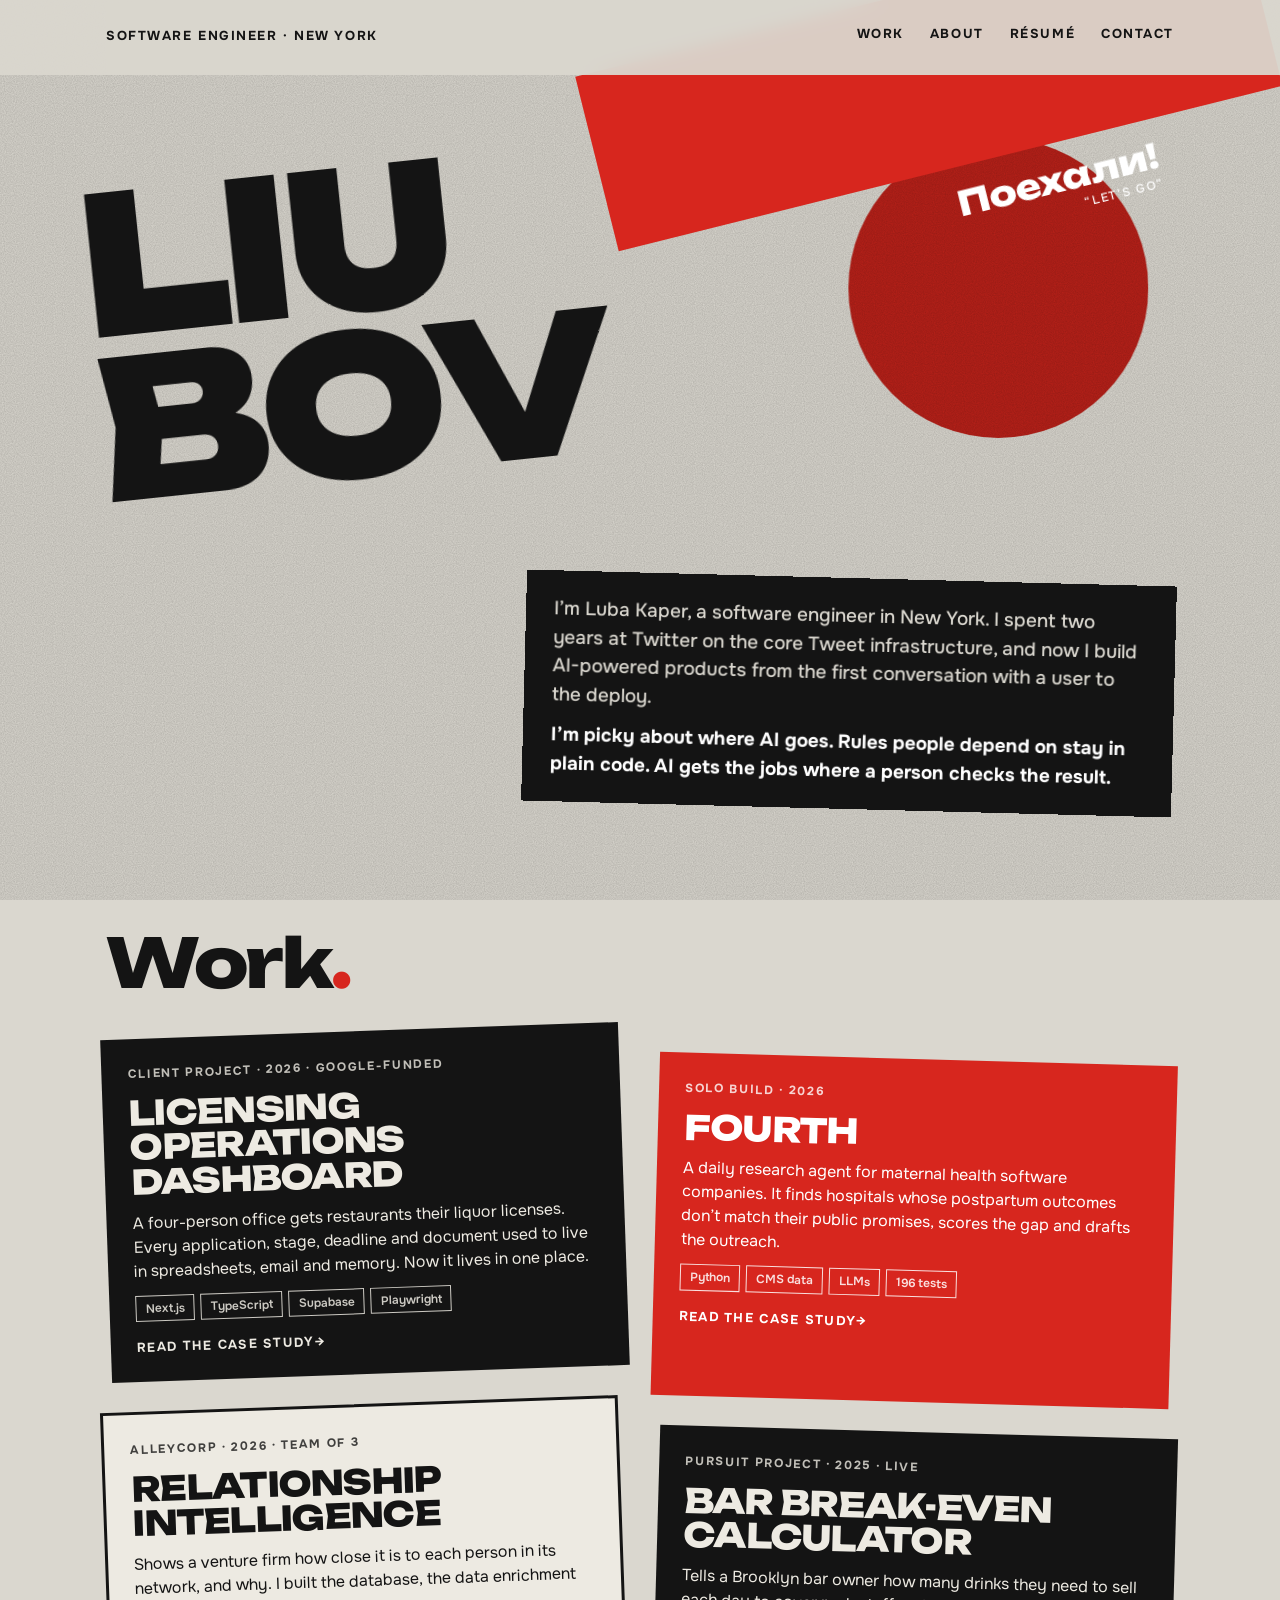
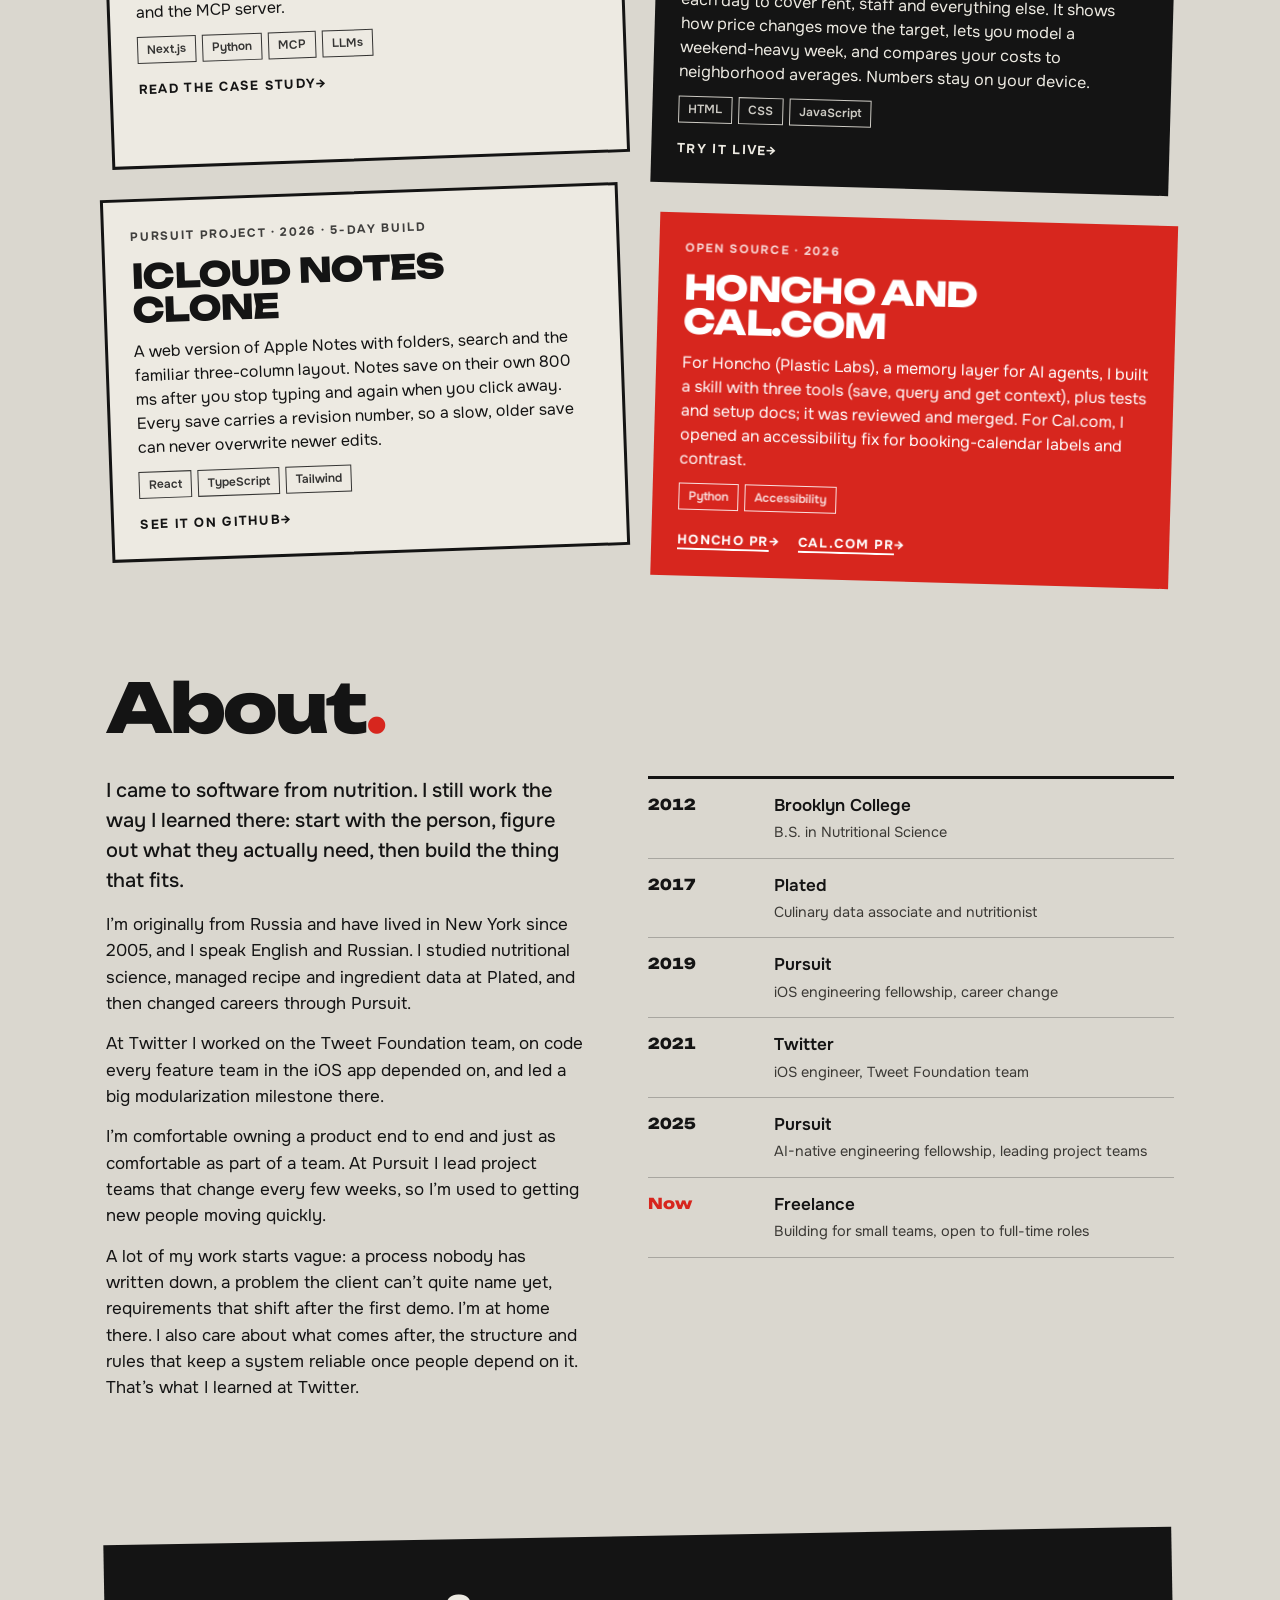
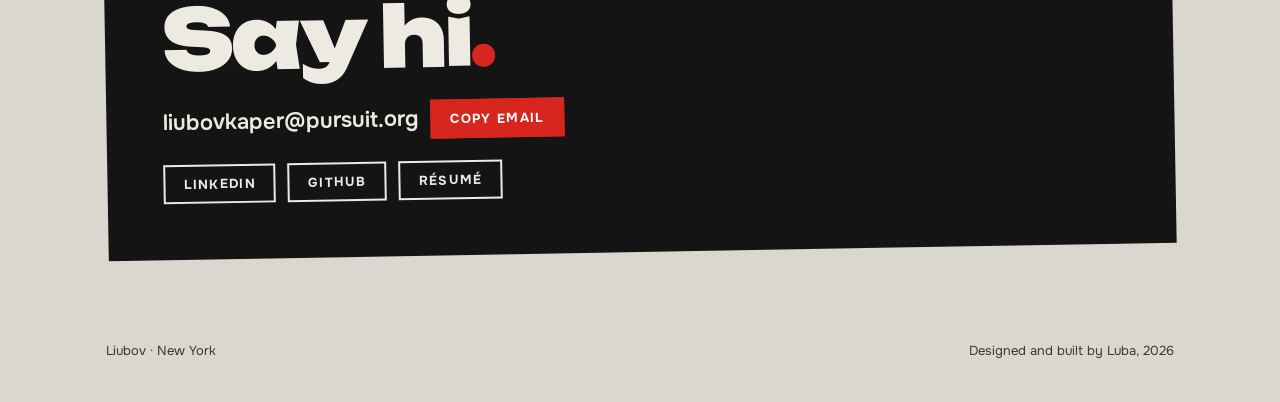
<file: index.html>
<!doctype html>
<html lang="en">
<head>
<meta charset="utf-8">
<meta name="viewport" content="width=device-width, initial-scale=1, viewport-fit=cover">
<title>Luba Kaper | Software engineer in New York</title>
<meta name="description" content="Luba is a software engineer in New York. Formerly at Twitter, now building AI-powered products end to end.">
<meta name="author" content="Luba Kaper">
<meta name="theme-color" content="#DAD7CF">
<link rel="canonical" href="https://liubov.dev/">
<meta property="og:type" content="website">
<meta property="og:site_name" content="Liubov">
<meta property="og:title" content="Luba Kaper | Software engineer in New York">
<meta property="og:description" content="Formerly at Twitter, now building reliable, human-centered AI products from the first conversation to the deploy.">
<meta property="og:url" content="https://liubov.dev/">
<meta property="og:image" content="https://liubov.dev/assets/social-card.png">
<meta property="og:image:width" content="1200">
<meta property="og:image:height" content="630">
<meta property="og:image:alt" content="Luba Kaper — product-minded software engineer in New York">
<meta name="twitter:card" content="summary_large_image">
<meta name="twitter:title" content="Luba Kaper | Software engineer in New York">
<meta name="twitter:description" content="Reliable, human-centered AI products from the first conversation to the deploy.">
<meta name="twitter:image" content="https://liubov.dev/assets/social-card.png">
<link rel="icon" href="favicon.svg" type="image/svg+xml">
<link rel="preconnect" href="https://fonts.googleapis.com">
<link rel="preconnect" href="https://fonts.gstatic.com" crossorigin>
<link rel="stylesheet" href="https://fonts.googleapis.com/css2?family=Unbounded:wght@500;800;900&family=Onest:wght@400;500;600;700&display=swap">
<link rel="stylesheet" href="style.css">
<script type="application/ld+json">
{
  "@context": "https://schema.org",
  "@type": "Person",
  "name": "Luba Kaper",
  "alternateName": ["Liubov Kaper", "Liubov"],
  "url": "https://liubov.dev/",
  "jobTitle": "Software Engineer",
  "homeLocation": { "@type": "Place", "name": "New York, NY" },
  "sameAs": [
    "https://github.com/LubaKaper",
    "https://www.linkedin.com/in/luba-kaper"
  ]
}
</script>
</head>
<body>
<div class="dot" aria-hidden="true"></div>

<div class="wrap">
  <header class="top">
    <a class="home" href="/">Software engineer · New York</a>
    <nav aria-label="Main"><a href="#work">Work</a><a href="#about">About</a><a href="resume.html">Résumé</a><a href="#contact">Contact</a></nav>
  </header>

  <div class="stage">
    <div class="wedge" aria-hidden="true"></div>
    <div class="ru" aria-hidden="true">Поехали!<small>“Let’s go”</small></div>
    <h1 class="hero-name">LIU<br>BOV</h1>
  </div>

  <div class="say">
    <p>I’m Luba Kaper, a software engineer in New York. I spent two years at Twitter on the core Tweet infrastructure, and now I build AI-powered products from the first conversation with a user to the deploy.</p>
    <p><b>I’m picky about where AI goes. Rules people depend on stay in plain code. AI gets the jobs where a person checks the result.</b></p>
  </div>

  <section class="sec" id="work">
    <h2 class="sec-title">Work<span>.</span></h2>
    <div class="slabs">
      <a class="slab k" href="work/licensing.html">
        <span class="meta">Client project · 2026 · Google-funded</span>
        <h3>Licensing operations dashboard</h3>
        <p>A four-person office gets restaurants their liquor licenses. Every application, stage, deadline and document used to live in spreadsheets, email and memory. Now it lives in one place.</p>
        <div class="tags"><span>Next.js</span><span>TypeScript</span><span>Supabase</span><span>Playwright</span></div>
        <span class="go">Read the case study</span>
      </a>
      <a class="slab r" href="work/fourth.html">
        <span class="meta">Solo build · 2026</span>
        <h3>Fourth</h3>
        <p>A daily research agent for maternal health software companies. It finds hospitals whose postpartum outcomes don’t match their public promises, scores the gap and drafts the outreach.</p>
        <div class="tags"><span>Python</span><span>CMS data</span><span>LLMs</span><span>196 tests</span></div>
        <span class="go">Read the case study</span>
      </a>
      <a class="slab p" href="work/alleycorp.html">
        <span class="meta">AlleyCorp · 2026 · Team of 3</span>
        <h3>Relationship intelligence</h3>
        <p>Shows a venture firm how close it is to each person in its network, and why. I built the database, the data enrichment and the MCP server.</p>
        <div class="tags"><span>Next.js</span><span>Python</span><span>MCP</span><span>LLMs</span></div>
        <span class="go">Read the case study</span>
      </a>
      <a class="slab k" href="https://lubakaper.github.io/BarBreakdownColculator/" target="_blank" rel="noopener">
        <span class="meta">Pursuit project · 2025 · Live</span>
        <h3>Bar break-even calculator</h3>
        <p>Tells a Brooklyn bar owner how many drinks they need to sell each day to cover rent, staff and everything else. It shows how price changes move the target, lets you model a weekend-heavy week, and compares your costs to neighborhood averages. Numbers stay on your device.</p>
        <div class="tags"><span>HTML</span><span>CSS</span><span>JavaScript</span></div>
        <span class="go">Try it live</span>
      </a>
      <a class="slab p" href="https://github.com/LubaKaper/iCloud-Notes-Clone" target="_blank" rel="noopener">
        <span class="meta">Pursuit project · 2026 · 5-day build</span>
        <h3>iCloud Notes clone</h3>
        <p>A web version of Apple Notes with folders, search and the familiar three-column layout. Notes save on their own 800 ms after you stop typing and again when you click away. Every save carries a revision number, so a slow, older save can never overwrite newer edits.</p>
        <div class="tags"><span>React</span><span>TypeScript</span><span>Tailwind</span></div>
        <span class="go">See it on GitHub</span>
      </a>
      <article class="slab r">
        <span class="meta">Open source · 2026</span>
        <h3>Honcho and Cal.com</h3>
        <p>For Honcho (Plastic Labs), a memory layer for AI agents, I built a skill with three tools (save, query and get context), plus tests and setup docs; it was reviewed and merged. For Cal.com, I opened an accessibility fix for booking-calendar labels and contrast.</p>
        <div class="tags"><span>Python</span><span>Accessibility</span></div>
        <div class="project-links">
          <a class="go" href="https://github.com/plastic-labs/honcho/pull/495" target="_blank" rel="noopener">Honcho PR</a>
          <a class="go" href="https://github.com/calcom/cal.diy/pull/28776" target="_blank" rel="noopener">Cal.com PR</a>
        </div>
      </article>
    </div>
  </section>

  <section class="sec" id="about">
    <h2 class="sec-title">About<span>.</span></h2>
    <div class="about">
      <div>
        <p class="lead">I came to software from nutrition. I still work the way I learned there: start with the person, figure out what they actually need, then build the thing that fits.</p>
        <p>I’m originally from Russia and have lived in New York since 2005, and I speak English and Russian. I studied nutritional science, managed recipe and ingredient data at Plated, and then changed careers through Pursuit.</p>
        <p>At Twitter I worked on the Tweet Foundation team, on code every feature team in the iOS app depended on, and led a big modularization milestone there.</p>
        <p>I’m comfortable owning a product end to end and just as comfortable as part of a team. At Pursuit I lead project teams that change every few weeks, so I’m used to getting new people moving quickly.</p>
        <p>A lot of my work starts vague: a process nobody has written down, a problem the client can’t quite name yet, requirements that shift after the first demo. I’m at home there. I also care about what comes after, the structure and rules that keep a system reliable once people depend on it. That’s what I learned at Twitter.</p>
      </div>
      <ol class="path">
        <li><span class="yr">2012</span><span class="what">Brooklyn College<small>B.S. in Nutritional Science</small></span></li>
        <li><span class="yr">2017</span><span class="what">Plated<small>Culinary data associate and nutritionist</small></span></li>
        <li><span class="yr">2019</span><span class="what">Pursuit<small>iOS engineering fellowship, career change</small></span></li>
        <li><span class="yr">2021</span><span class="what">Twitter<small>iOS engineer, Tweet Foundation team</small></span></li>
        <li><span class="yr">2025</span><span class="what">Pursuit<small>AI-native engineering fellowship, leading project teams</small></span></li>
        <li class="now"><span class="yr">Now</span><span class="what">Freelance<small>Building for small teams, open to full-time roles</small></span></li>
      </ol>
    </div>
  </section>

  <section class="sec" id="contact">
    <div class="contact">
      <h2>Say hi<span>.</span></h2>
      <div class="row">
        <span class="email">liubovkaper@pursuit.org</span>
        <button class="btn solid" type="button" data-copy="liubovkaper@pursuit.org">Copy email</button>
      </div>
      <div class="links">
        <a class="btn" href="https://www.linkedin.com/in/luba-kaper" target="_blank" rel="noopener">LinkedIn</a>
        <a class="btn" href="https://github.com/LubaKaper" target="_blank" rel="noopener">GitHub</a>
        <a class="btn" href="resume.html">Résumé</a>
      </div>
    </div>
  </section>

  <footer><span>Liubov · New York</span><span>Designed and built by Luba, <span data-year>2026</span></span></footer>
</div>
<script src="main.js"></script>
</body>
</html>
</file>
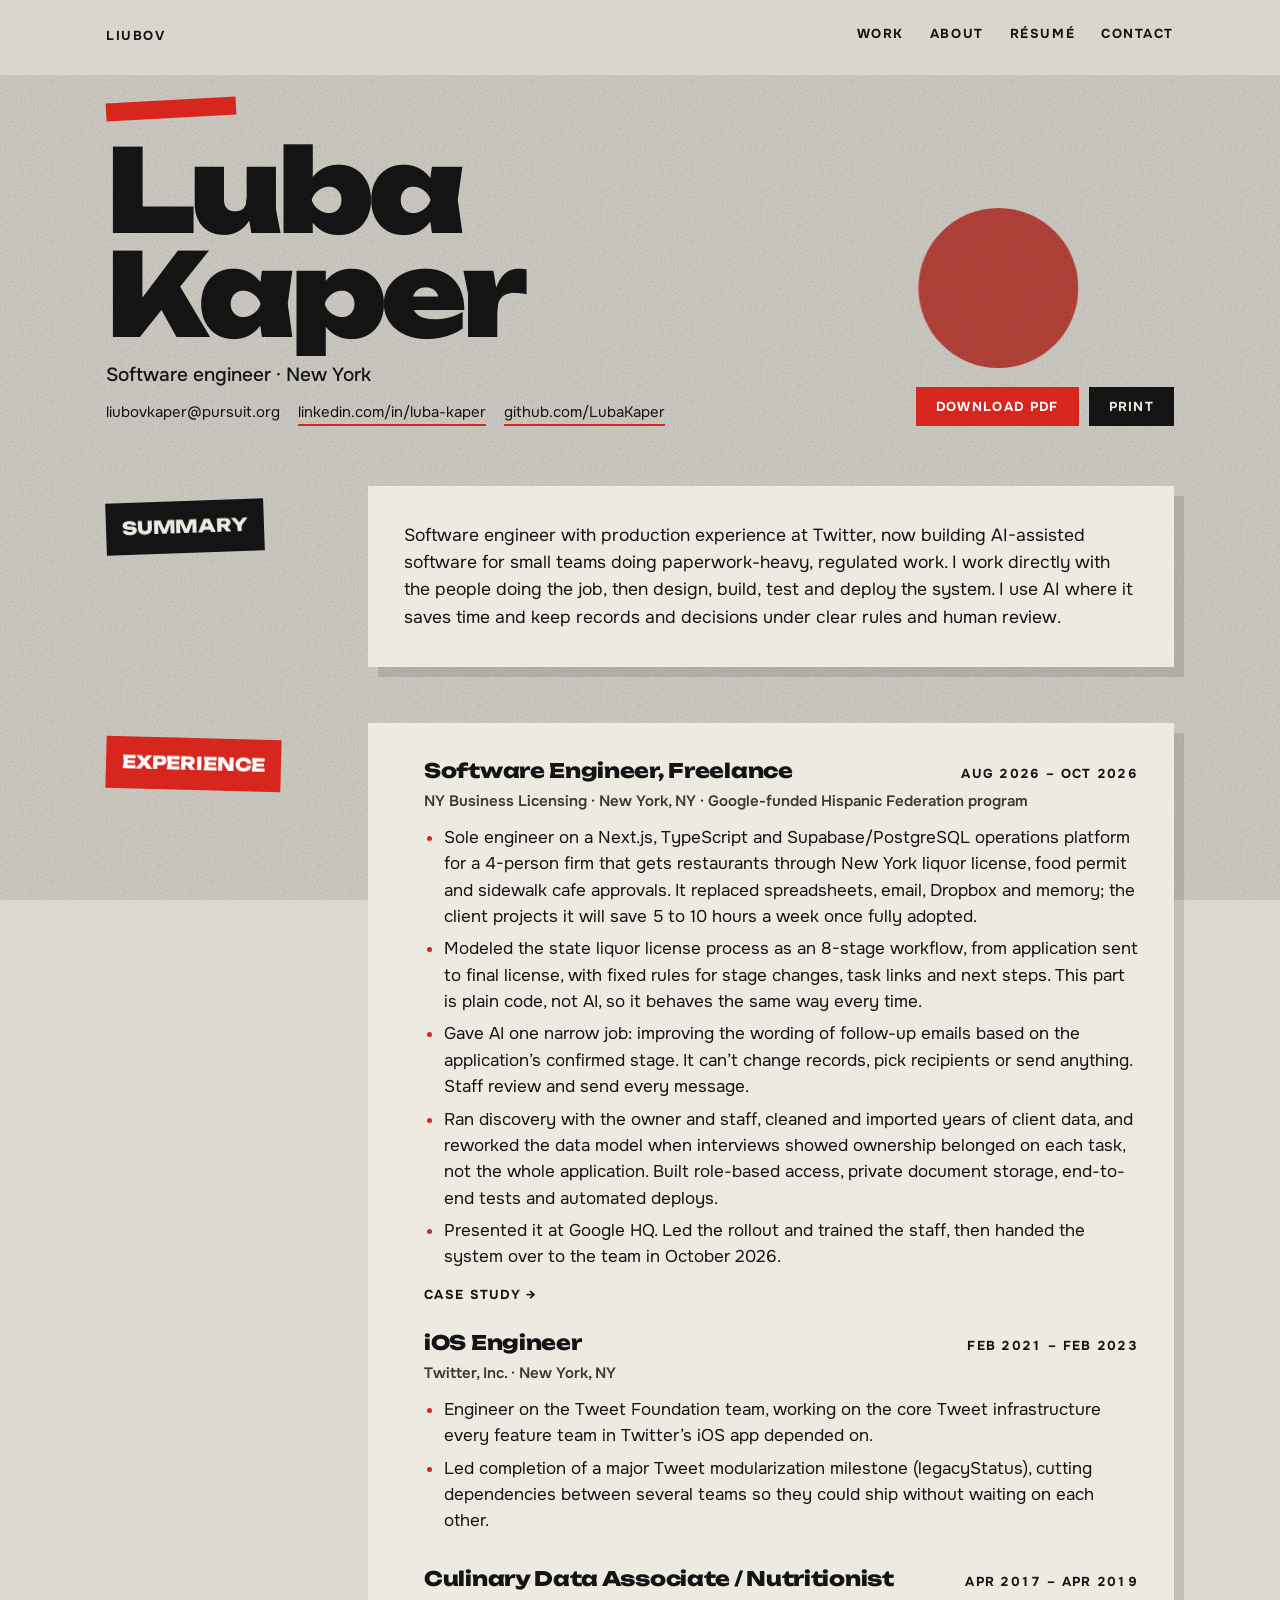
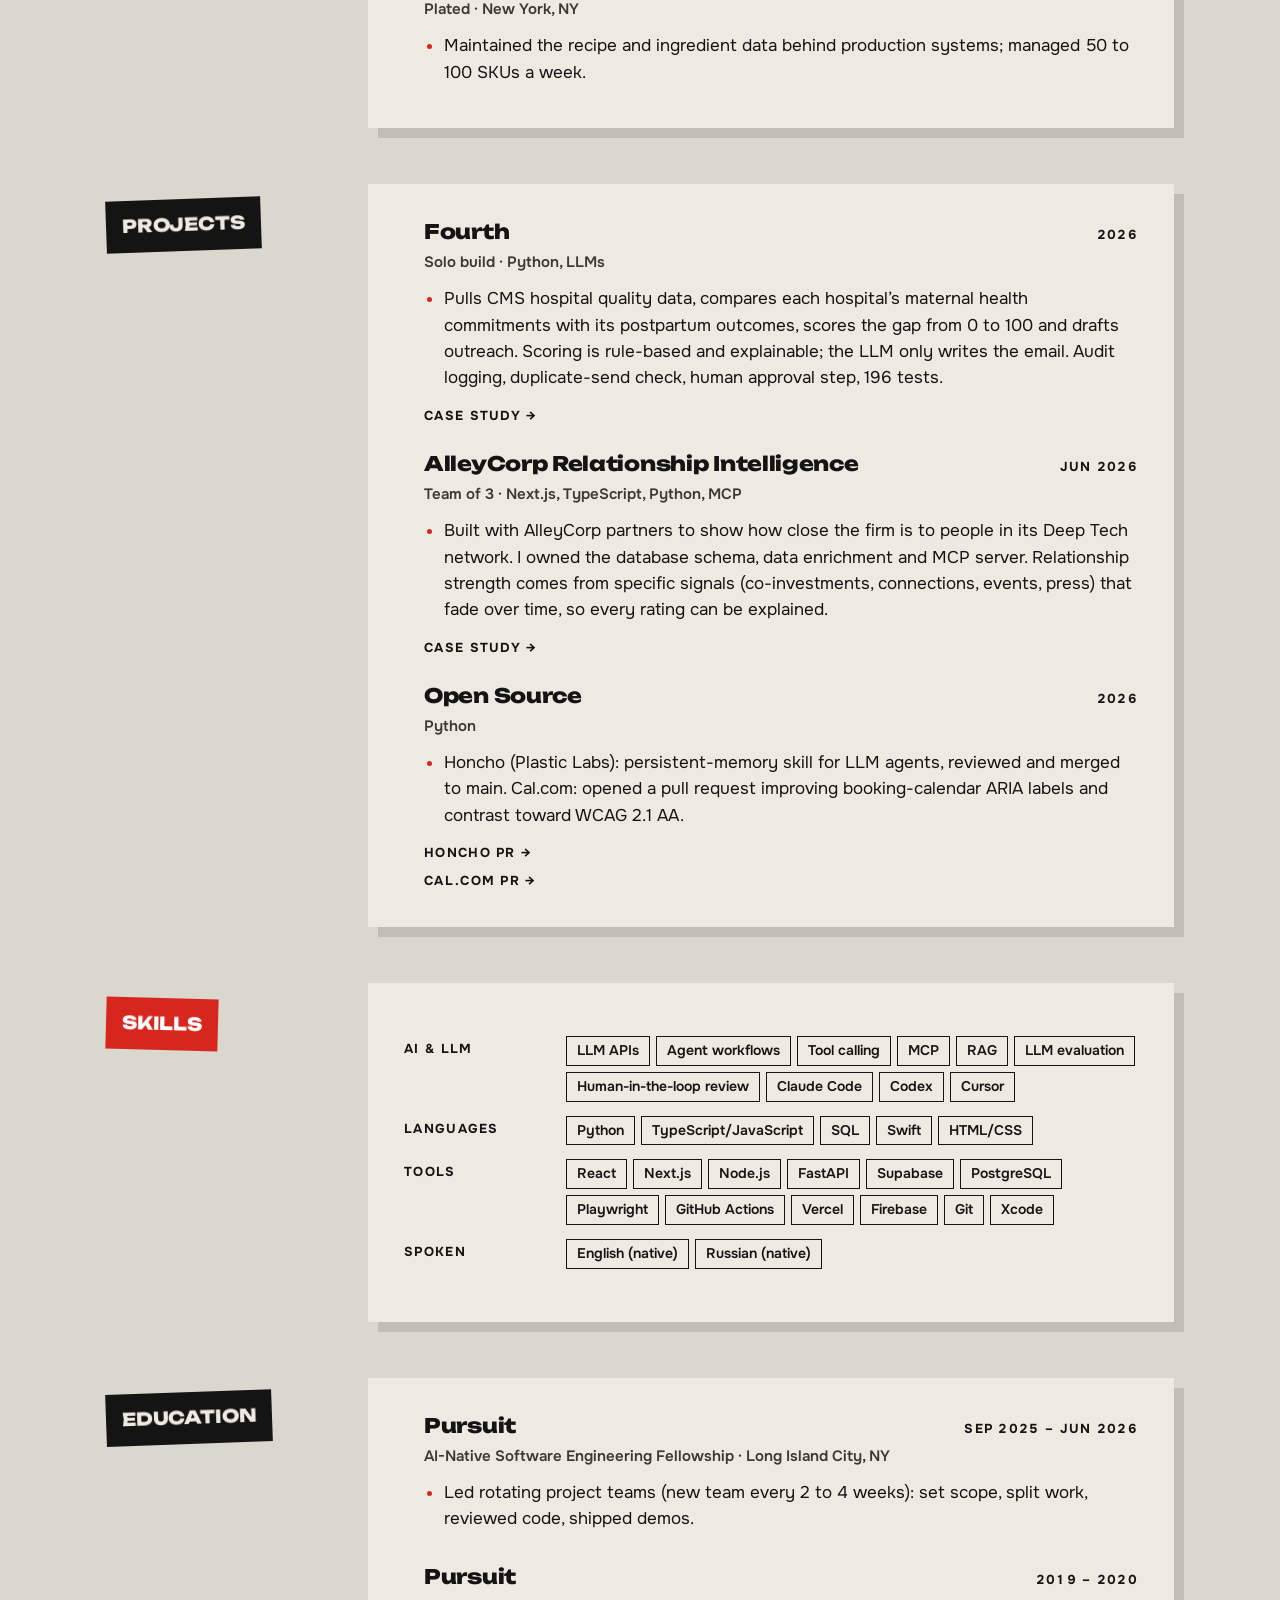
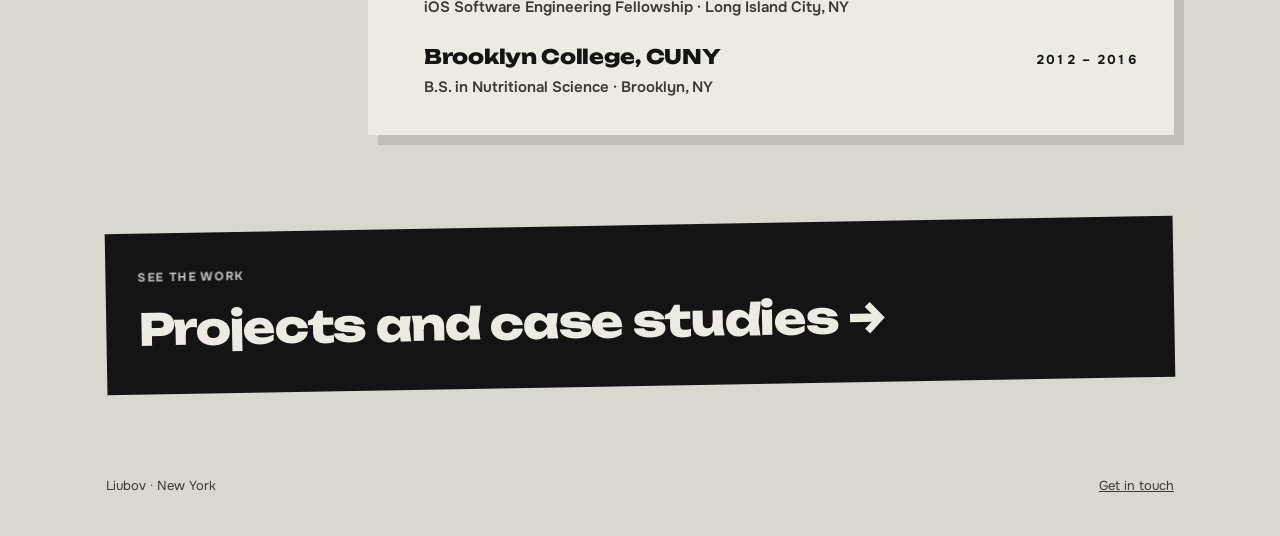
<file: resume.html>
<!doctype html>
<html lang="en">
<head>
<meta charset="utf-8">
<meta name="viewport" content="width=device-width, initial-scale=1, viewport-fit=cover">
<title>Résumé | Luba Kaper</title>
<meta name="description" content="Résumé of Luba Kaper, software engineer in New York.">
<meta name="author" content="Luba Kaper">
<meta name="theme-color" content="#DAD7CF">
<link rel="canonical" href="https://liubov.dev/resume.html">
<meta property="og:type" content="profile">
<meta property="og:site_name" content="Liubov">
<meta property="og:title" content="Résumé | Luba Kaper">
<meta property="og:description" content="Software engineer with production experience at Twitter, now building reliable AI-assisted products end to end.">
<meta property="og:url" content="https://liubov.dev/resume.html">
<meta property="og:image" content="https://liubov.dev/assets/social-card.png">
<meta property="og:image:width" content="1200">
<meta property="og:image:height" content="630">
<meta property="og:image:alt" content="Luba Kaper — product-minded software engineer in New York">
<meta name="twitter:card" content="summary_large_image">
<meta name="twitter:title" content="Résumé | Luba Kaper">
<meta name="twitter:description" content="Product-minded software engineer in New York.">
<meta name="twitter:image" content="https://liubov.dev/assets/social-card.png">
<link rel="icon" href="favicon.svg" type="image/svg+xml">
<link rel="preconnect" href="https://fonts.googleapis.com">
<link rel="preconnect" href="https://fonts.gstatic.com" crossorigin>
<link rel="stylesheet" href="https://fonts.googleapis.com/css2?family=Unbounded:wght@500;800;900&family=Onest:wght@400;500;600;700&display=swap">
<link rel="stylesheet" href="style.css">
<style>
  .cv-head { position: relative; z-index: 2; padding-top: 26px; display: grid; grid-template-columns: minmax(0, 1fr) auto; gap: 24px; align-items: end; }
  .cv-name { font-family: var(--display); font-weight: 900; font-size: clamp(44px, 9vw, 116px); letter-spacing: -.045em; line-height: .9; margin: 0; }
  .cv-name .bar { display: block; width: 130px; height: 18px; background: var(--red); margin-bottom: 20px; transform: rotate(-3deg); }
  .cv-role { margin: 16px 0 0; font-size: 19px; font-weight: 500; }
  .cv-contact { margin-top: 10px; display: flex; flex-wrap: wrap; gap: 6px 18px; font-size: 15px; }
  .cv-contact a { text-decoration: none; border-bottom: 2px solid var(--red); }
  .cv-actions { display: flex; flex-wrap: wrap; gap: 10px; }
  .cv-actions .btn { background: var(--ink); color: var(--paper-2); border-color: var(--ink); }
  .cv-actions .btn.solid { background: var(--red); border-color: var(--red); color: #fff; }
  .cv-actions .btn:hover { background: var(--red); border-color: var(--red); color: #fff; }

  .cv { position: relative; z-index: 2; margin-top: 60px; display: grid; gap: 56px; }
  .cv-sec { display: grid; grid-template-columns: 230px minmax(0, 1fr); gap: 32px; align-items: start; }
  .cv-label { position: sticky; top: 24px; font-family: var(--display); font-weight: 800; font-size: 18px; letter-spacing: -.01em; text-transform: uppercase;
    background: var(--ink); color: var(--paper-2); padding: 12px 16px; transform: rotate(-2deg); justify-self: start; }
  .cv-sec:nth-child(even) .cv-label { background: var(--red); color: #fff; transform: rotate(1.5deg); }
  .cv-body { background: var(--paper-2); padding: clamp(20px, 3.5vw, 36px); box-shadow: 10px 10px 0 rgba(20,20,20,.12); display: grid; gap: 26px; }
  .cv-body > p { margin: 0; font-size: 17.5px; max-width: 70ch; }
  .job { display: grid; gap: 6px; padding-left: 16px; border-left: 4px solid transparent; transition: border-color .25s, transform .3s cubic-bezier(.2,1.2,.4,1); }
  .job:hover { border-color: var(--red); transform: translateX(6px); }
  .job-top { display: flex; justify-content: space-between; align-items: baseline; gap: 6px 16px; flex-wrap: wrap; }
  .job h3 { margin: 0; font-family: var(--display); font-weight: 800; font-size: 20px; letter-spacing: -.015em; line-height: 1.15; }
  .job .when { font-weight: 700; font-size: 13px; letter-spacing: .1em; text-transform: uppercase; white-space: nowrap; font-variant-numeric: tabular-nums; }
  .job .where { font-weight: 600; color: var(--ink-2); font-size: 15px; }
  .job ul { margin: 6px 0 0; padding-left: 20px; }
  .job li { margin-bottom: 6px; max-width: 72ch; }
  .job li::marker { color: var(--red); }
  .job .more { font-size: 13px; font-weight: 700; letter-spacing: .1em; text-transform: uppercase; text-decoration: none; margin-top: 2px; justify-self: start; }
  .job .more:hover { color: var(--red); }
  .skills { display: grid; gap: 14px; }
  .skills div { display: grid; grid-template-columns: 150px 1fr; gap: 12px; }
  .skills dt { font-weight: 700; font-size: 13px; letter-spacing: .1em; text-transform: uppercase; padding-top: 3px; }
  .skills dd { margin: 0; display: flex; flex-wrap: wrap; gap: 6px; }
  .skills dd span { font-size: 14px; font-weight: 600; padding: 3px 10px; border: 1.5px solid var(--ink); transition: background .2s, color .2s; }
  .skills dd span:hover { background: var(--ink); color: var(--paper-2); }

  @media (max-width: 820px) {
    .cv-head { grid-template-columns: 1fr; }
    .cv-sec { grid-template-columns: 1fr; gap: 16px; }
    .cv-label { position: static; }
    .skills div { grid-template-columns: 1fr; gap: 6px; }
  }

  @media print {
    @page { size: letter; margin: .35in; }
    body { background: #fff; font-size: 9.5pt; line-height: 1.28; zoom: .72; }
    body::before, .dot, .top, .cv-actions, .next, footer, .job .more { display: none !important; }
    .wrap { padding: 0; max-width: none; }
    .cv-head { padding: 0; display: block; }
    .cv-name { font-size: 25pt; } .cv-name .bar { width: 70px; height: 8px; margin-bottom: 7px; }
    .cv-role { font-size: 10.5pt; margin-top: 3px; } .cv-contact { font-size: 9pt; margin-top: 3px; }
    .cv-contact a { border: 0; }
    .cv { margin-top: 10px; gap: 8px; }
    .cv-sec { grid-template-columns: 1fr; gap: 3px; break-inside: auto; }
    .cv-label { position: static; transform: none !important; background: none !important; color: #000 !important; padding: 0 0 1px; font-size: 10pt; border-bottom: 1.5pt solid #000; justify-self: stretch; }
    .cv-body { background: none; box-shadow: none; padding: 0; gap: 5px; }
    .cv-body > p { font-size: 9.5pt; }
    .job { padding: 0; border: 0; gap: 1px; break-inside: avoid; }
    .job h3 { font-size: 10pt; } .job .when { font-size: 8pt; } .job .where { font-size: 9pt; }
    .job ul { margin-top: 1px; } .job li { margin-bottom: 0; }
    .skills { gap: 2px; } .skills div { grid-template-columns: 1.3in 1fr; gap: 5px; }
    .skills dt { font-size: 8pt; padding: 0; } .skills dd { display: block; }
    .skills dd span { border: 0; padding: 0; font-size: 9pt; font-weight: 400; }
    .skills dd span:not(:last-child)::after { content: ", "; }
  }
</style>
</head>
<body class="page-case">
<div class="dot" aria-hidden="true"></div>
<div class="wrap">
  <header class="top">
    <a class="home" href="./">Liubov</a>
    <nav aria-label="Main"><a href="./#work">Work</a><a href="./#about">About</a><a href="resume.html">Résumé</a><a href="./#contact">Contact</a></nav>
  </header>

  <div class="cv-head">
    <div>
      <h1 class="cv-name"><span class="bar" aria-hidden="true"></span>Luba Kaper</h1>
      <p class="cv-role">Software engineer · New York</p>
      <div class="cv-contact">
        <span>liubovkaper@pursuit.org</span>
        <a href="https://www.linkedin.com/in/luba-kaper" target="_blank" rel="noopener">linkedin.com/in/luba-kaper</a>
        <a href="https://github.com/LubaKaper" target="_blank" rel="noopener">github.com/LubaKaper</a>
      </div>
    </div>
    <div class="cv-actions">
      <a class="btn solid" href="files/luba-kaper-resume.pdf" download>Download PDF</a>
      <button class="btn" type="button" onclick="window.print()">Print</button>
    </div>
  </div>

  <div class="cv">
    <section class="cv-sec">
      <h2 class="cv-label">Summary</h2>
      <div class="cv-body">
        <p>Software engineer with production experience at Twitter, now building AI-assisted software for small teams doing paperwork-heavy, regulated work. I work directly with the people doing the job, then design, build, test and deploy the system. I use AI where it saves time and keep records and decisions under clear rules and human review.</p>
      </div>
    </section>

    <section class="cv-sec">
      <h2 class="cv-label">Experience</h2>
      <div class="cv-body">
        <article class="job">
          <div class="job-top"><h3>Software Engineer, Freelance</h3><span class="when">Aug 2026 – Oct 2026</span></div>
          <span class="where">NY Business Licensing · New York, NY · Google-funded Hispanic Federation program</span>
          <ul>
            <li>Sole engineer on a Next.js, TypeScript and Supabase/PostgreSQL operations platform for a 4-person firm that gets restaurants through New York liquor license, food permit and sidewalk cafe approvals. It replaced spreadsheets, email, Dropbox and memory; the client projects it will save 5 to 10 hours a week once fully adopted.</li>
            <li>Modeled the state liquor license process as an 8-stage workflow, from application sent to final license, with fixed rules for stage changes, task links and next steps. This part is plain code, not AI, so it behaves the same way every time.</li>
            <li>Gave AI one narrow job: improving the wording of follow-up emails based on the application’s confirmed stage. It can’t change records, pick recipients or send anything. Staff review and send every message.</li>
            <li>Ran discovery with the owner and staff, cleaned and imported years of client data, and reworked the data model when interviews showed ownership belonged on each task, not the whole application. Built role-based access, private document storage, end-to-end tests and automated deploys.</li>
            <li>Presented it at Google HQ. Led the rollout and trained the staff, then handed the system over to the team in October 2026.</li>
          </ul>
          <a class="more" href="work/licensing.html">Case study →</a>
        </article>
        <article class="job">
          <div class="job-top"><h3>iOS Engineer</h3><span class="when">Feb 2021 – Feb 2023</span></div>
          <span class="where">Twitter, Inc. · New York, NY</span>
          <ul>
            <li>Engineer on the Tweet Foundation team, working on the core Tweet infrastructure every feature team in Twitter’s iOS app depended on.</li>
            <li>Led completion of a major Tweet modularization milestone (legacyStatus), cutting dependencies between several teams so they could ship without waiting on each other.</li>
          </ul>
        </article>
        <article class="job">
          <div class="job-top"><h3>Culinary Data Associate / Nutritionist</h3><span class="when">Apr 2017 – Apr 2019</span></div>
          <span class="where">Plated · New York, NY</span>
          <ul><li>Maintained the recipe and ingredient data behind production systems; managed 50 to 100 SKUs a week.</li></ul>
        </article>
      </div>
    </section>

    <section class="cv-sec">
      <h2 class="cv-label">Projects</h2>
      <div class="cv-body">
        <article class="job">
          <div class="job-top"><h3>Fourth</h3><span class="when">2026</span></div>
          <span class="where">Solo build · Python, LLMs</span>
          <ul><li>Pulls CMS hospital quality data, compares each hospital’s maternal health commitments with its postpartum outcomes, scores the gap from 0 to 100 and drafts outreach. Scoring is rule-based and explainable; the LLM only writes the email. Audit logging, duplicate-send check, human approval step, 196 tests.</li></ul>
          <a class="more" href="work/fourth.html">Case study →</a>
        </article>
        <article class="job">
          <div class="job-top"><h3>AlleyCorp Relationship Intelligence</h3><span class="when">Jun 2026</span></div>
          <span class="where">Team of 3 · Next.js, TypeScript, Python, MCP</span>
          <ul><li>Built with AlleyCorp partners to show how close the firm is to people in its Deep Tech network. I owned the database schema, data enrichment and MCP server. Relationship strength comes from specific signals (co-investments, connections, events, press) that fade over time, so every rating can be explained.</li></ul>
          <a class="more" href="work/alleycorp.html">Case study →</a>
        </article>
        <article class="job">
          <div class="job-top"><h3>Open Source</h3><span class="when">2026</span></div>
          <span class="where">Python</span>
          <ul><li>Honcho (Plastic Labs): persistent-memory skill for LLM agents, reviewed and merged to main. Cal.com: opened a pull request improving booking-calendar ARIA labels and contrast toward WCAG 2.1 AA.</li></ul>
          <a class="more" href="https://github.com/plastic-labs/honcho/pull/495" target="_blank" rel="noopener">Honcho PR →</a>
          <a class="more" href="https://github.com/calcom/cal.diy/pull/28776" target="_blank" rel="noopener">Cal.com PR →</a>
        </article>
      </div>
    </section>

    <section class="cv-sec">
      <h2 class="cv-label">Skills</h2>
      <div class="cv-body">
        <dl class="skills">
          <div><dt>AI &amp; LLM</dt><dd><span>LLM APIs</span><span>Agent workflows</span><span>Tool calling</span><span>MCP</span><span>RAG</span><span>LLM evaluation</span><span>Human-in-the-loop review</span><span>Claude Code</span><span>Codex</span><span>Cursor</span></dd></div>
          <div><dt>Languages</dt><dd><span>Python</span><span>TypeScript/JavaScript</span><span>SQL</span><span>Swift</span><span>HTML/CSS</span></dd></div>
          <div><dt>Tools</dt><dd><span>React</span><span>Next.js</span><span>Node.js</span><span>FastAPI</span><span>Supabase</span><span>PostgreSQL</span><span>Playwright</span><span>GitHub Actions</span><span>Vercel</span><span>Firebase</span><span>Git</span><span>Xcode</span></dd></div>
          <div><dt>Spoken</dt><dd><span>English (native)</span><span>Russian (native)</span></dd></div>
        </dl>
      </div>
    </section>

    <section class="cv-sec">
      <h2 class="cv-label">Education</h2>
      <div class="cv-body">
        <article class="job">
          <div class="job-top"><h3>Pursuit</h3><span class="when">Sep 2025 – Jun 2026</span></div>
          <span class="where">AI-Native Software Engineering Fellowship · Long Island City, NY</span>
          <ul><li>Led rotating project teams (new team every 2 to 4 weeks): set scope, split work, reviewed code, shipped demos.</li></ul>
        </article>
        <article class="job">
          <div class="job-top"><h3>Pursuit</h3><span class="when">2019 – 2020</span></div>
          <span class="where">iOS Software Engineering Fellowship · Long Island City, NY</span>
        </article>
        <article class="job">
          <div class="job-top"><h3>Brooklyn College, CUNY</h3><span class="when">2012 – 2016</span></div>
          <span class="where">B.S. in Nutritional Science · Brooklyn, NY</span>
        </article>
      </div>
    </section>
  </div>

  <div class="next"><a href="./#work"><small>See the work</small><strong>Projects and case studies →</strong></a></div>
  <footer><span>Liubov · New York</span><a href="./#contact">Get in touch</a></footer>
</div>
<script src="main.js"></script>
</body>
</html>
</file>
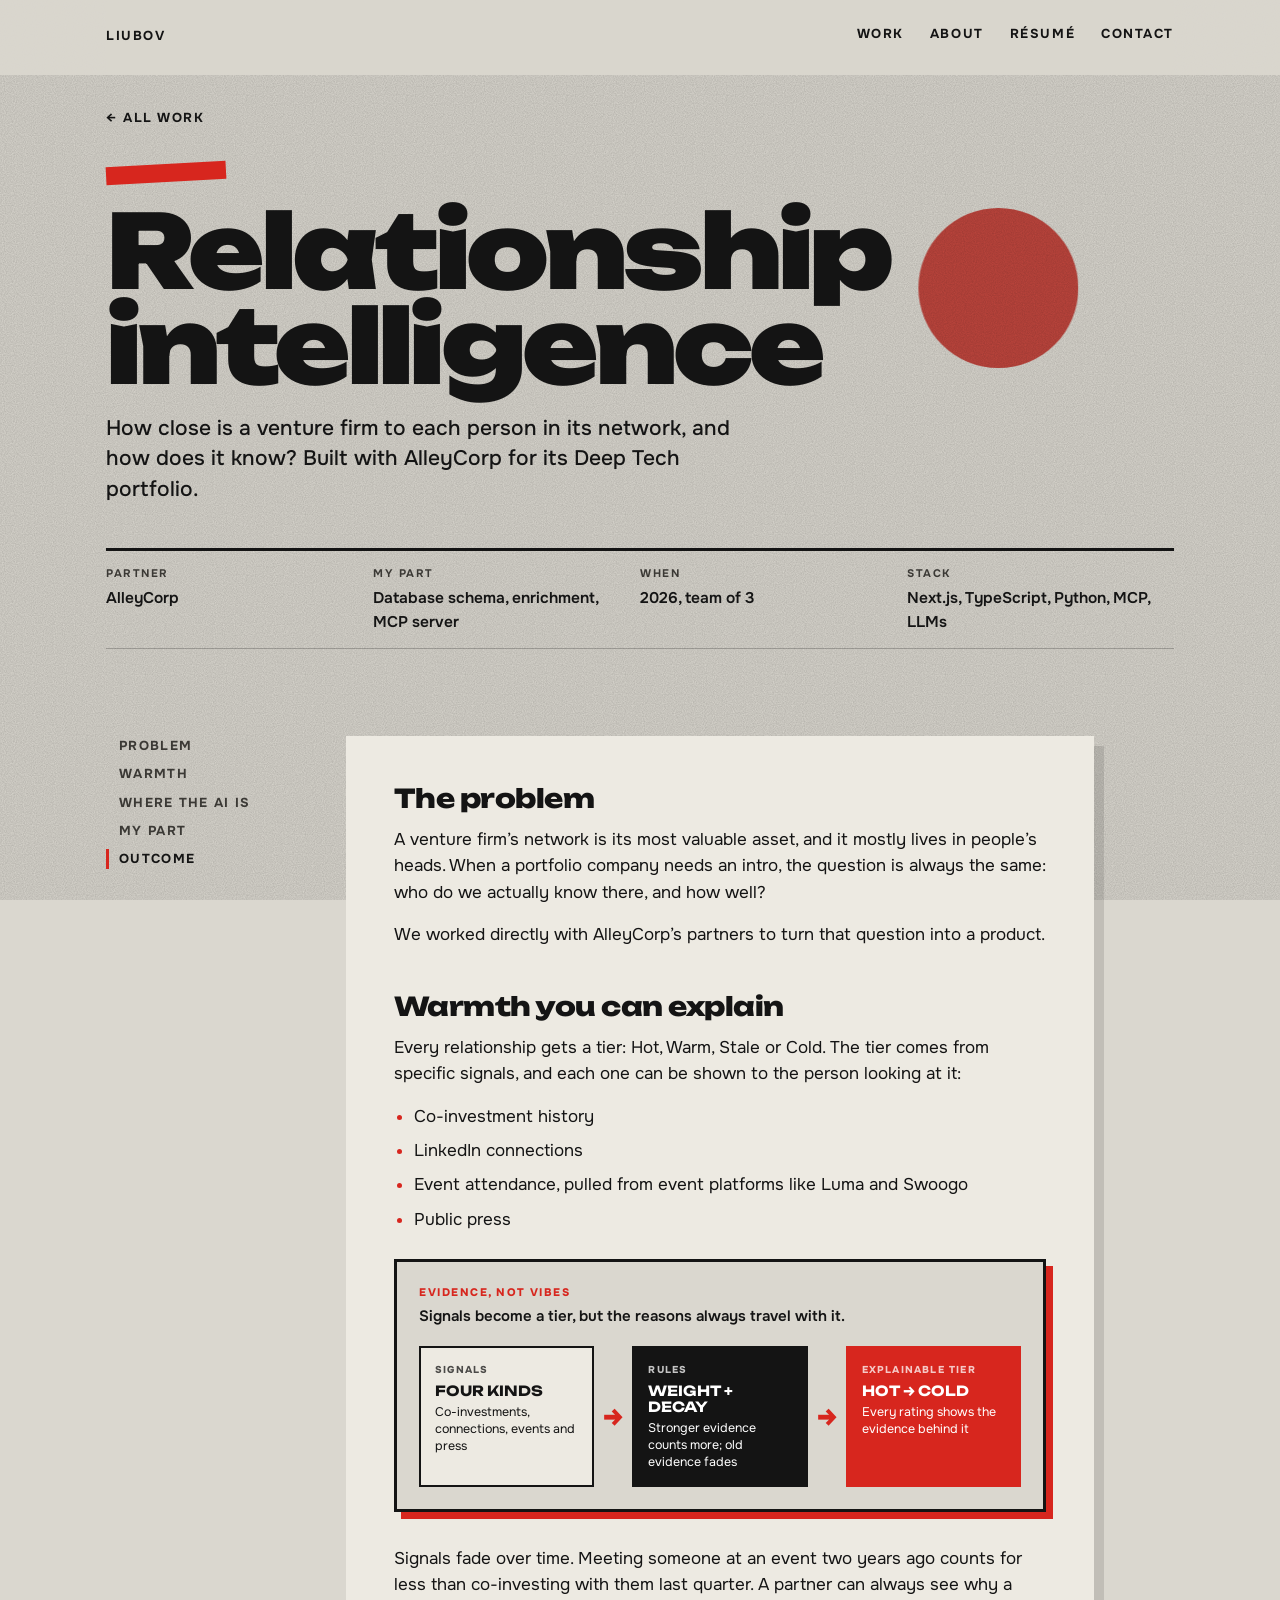
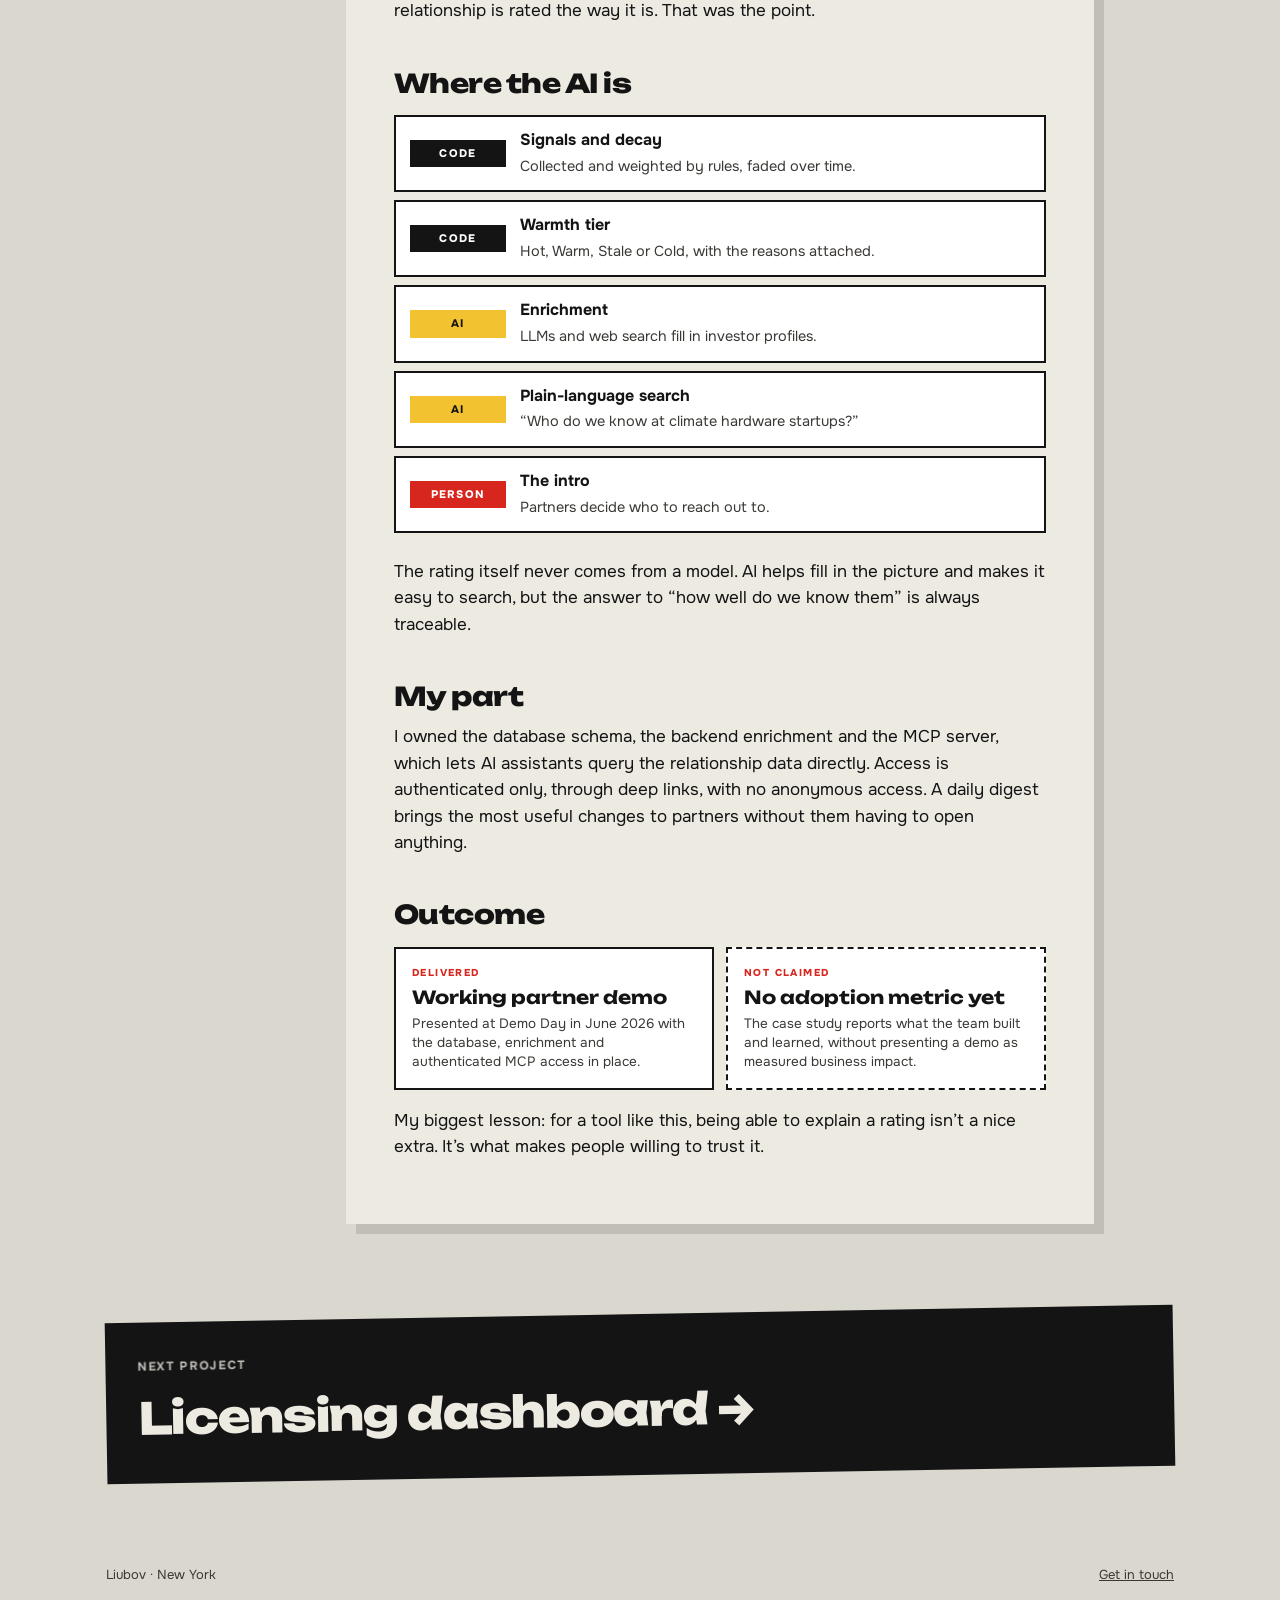
<file: work/alleycorp.html>
<!doctype html>
<html lang="en">
<head>
<meta charset="utf-8">
<meta name="viewport" content="width=device-width, initial-scale=1, viewport-fit=cover">
<title>Relationship intelligence | Luba Kaper</title>
<meta name="description" content="Case study: a relationship intelligence platform for AlleyCorp's Deep Tech portfolio.">
<meta name="author" content="Luba Kaper">
<meta name="theme-color" content="#DAD7CF">
<link rel="canonical" href="https://liubov.dev/work/alleycorp.html">
<meta property="og:type" content="article">
<meta property="og:site_name" content="Liubov">
<meta property="og:title" content="Relationship intelligence | Luba Kaper">
<meta property="og:description" content="An explainable way for a venture firm to see who it knows, how well, and why.">
<meta property="og:url" content="https://liubov.dev/work/alleycorp.html">
<meta property="og:image" content="https://liubov.dev/assets/social-card.png">
<meta property="og:image:width" content="1200">
<meta property="og:image:height" content="630">
<meta property="og:image:alt" content="Luba Kaper — product-minded software engineer in New York">
<meta name="twitter:card" content="summary_large_image">
<meta name="twitter:title" content="Relationship intelligence | Luba Kaper">
<meta name="twitter:description" content="Traceable relationship signals, time decay, AI enrichment, and human judgment.">
<meta name="twitter:image" content="https://liubov.dev/assets/social-card.png">
<link rel="icon" href="../favicon.svg" type="image/svg+xml">
<link rel="preconnect" href="https://fonts.googleapis.com">
<link rel="preconnect" href="https://fonts.gstatic.com" crossorigin>
<link rel="stylesheet" href="https://fonts.googleapis.com/css2?family=Unbounded:wght@500;800;900&family=Onest:wght@400;500;600;700&display=swap">
<link rel="stylesheet" href="../style.css">
</head>
<body class="page-case">
<div class="dot" aria-hidden="true"></div>
<div class="wrap">
  <header class="top">
    <a class="home" href="../">Liubov</a>
    <nav aria-label="Main"><a href="../#work">Work</a><a href="../#about">About</a><a href="../resume.html">Résumé</a><a href="../#contact">Contact</a></nav>
  </header>

  <div class="case-head">
    <a class="back" href="../#work">← All work</a>
    <h1 class="case-title"><span class="bar" aria-hidden="true"></span>Relationship intelligence</h1>
    <p class="case-sub">How close is a venture firm to each person in its network, and how does it know? Built with AlleyCorp for its Deep Tech portfolio.</p>
    <dl class="facts">
      <div><dt>Partner</dt><dd>AlleyCorp</dd></div>
      <div><dt>My part</dt><dd>Database schema, enrichment, MCP server</dd></div>
      <div><dt>When</dt><dd>2026, team of 3</dd></div>
      <div><dt>Stack</dt><dd>Next.js, TypeScript, Python, MCP, LLMs</dd></div>
    </dl>
  </div>

  <div class="case-body">
    <nav class="toc" aria-label="On this page">
      <a href="#problem">Problem</a><a href="#warmth">Warmth</a><a href="#ai">Where the AI is</a><a href="#mine">My part</a><a href="#outcome">Outcome</a>
    </nav>
    <article class="prose">
      <h2 id="problem">The problem</h2>
      <p>A venture firm’s network is its most valuable asset, and it mostly lives in people’s heads. When a portfolio company needs an intro, the question is always the same: who do we actually know there, and how well?</p>
      <p>We worked directly with AlleyCorp’s partners to turn that question into a product.</p>

      <h2 id="warmth">Warmth you can explain</h2>
      <p>Every relationship gets a tier: Hot, Warm, Stale or Cold. The tier comes from specific signals, and each one can be shown to the person looking at it:</p>
      <ul>
        <li>Co-investment history</li>
        <li>LinkedIn connections</li>
        <li>Event attendance, pulled from event platforms like Luma and Swoogo</li>
        <li>Public press</li>
      </ul>
      <figure class="case-visual">
        <figcaption><span>Evidence, not vibes</span>Signals become a tier, but the reasons always travel with it.</figcaption>
        <div class="visual-pipeline">
          <div class="visual-node"><small>Signals</small><b>Four kinds</b><span>Co-investments, connections, events and press</span></div>
          <span class="visual-arrow" aria-hidden="true">→</span>
          <div class="visual-node dark"><small>Rules</small><b>Weight + decay</b><span>Stronger evidence counts more; old evidence fades</span></div>
          <span class="visual-arrow" aria-hidden="true">→</span>
          <div class="visual-node red"><small>Explainable tier</small><b>Hot → Cold</b><span>Every rating shows the evidence behind it</span></div>
        </div>
      </figure>
      <p>Signals fade over time. Meeting someone at an event two years ago counts for less than co-investing with them last quarter. A partner can always see why a relationship is rated the way it is. That was the point.</p>

      <h2 id="ai">Where the AI is</h2>
      <div class="flow">
        <div class="step c"><span class="kind">Code</span><span><b>Signals and decay</b><span class="d">Collected and weighted by rules, faded over time.</span></span></div>
        <div class="step c"><span class="kind">Code</span><span><b>Warmth tier</b><span class="d">Hot, Warm, Stale or Cold, with the reasons attached.</span></span></div>
        <div class="step a"><span class="kind">AI</span><span><b>Enrichment</b><span class="d">LLMs and web search fill in investor profiles.</span></span></div>
        <div class="step a"><span class="kind">AI</span><span><b>Plain-language search</b><span class="d">“Who do we know at climate hardware startups?”</span></span></div>
        <div class="step h"><span class="kind">Person</span><span><b>The intro</b><span class="d">Partners decide who to reach out to.</span></span></div>
      </div>
      <p>The rating itself never comes from a model. AI helps fill in the picture and makes it easy to search, but the answer to “how well do we know them” is always traceable.</p>

      <h2 id="mine">My part</h2>
      <p>I owned the database schema, the backend enrichment and the MCP server, which lets AI assistants query the relationship data directly. Access is authenticated only, through deep links, with no anonymous access. A daily digest brings the most useful changes to partners without them having to open anything.</p>

      <h2 id="outcome">Outcome</h2>
      <div class="outcome-grid">
        <div class="outcome-card"><span class="claim">Delivered</span><strong>Working partner demo</strong><p>Presented at Demo Day in June 2026 with the database, enrichment and authenticated MCP access in place.</p></div>
        <div class="outcome-card projected"><span class="claim">Not claimed</span><strong>No adoption metric yet</strong><p>The case study reports what the team built and learned, without presenting a demo as measured business impact.</p></div>
      </div>
      <p>My biggest lesson: for a tool like this, being able to explain a rating isn’t a nice extra. It’s what makes people willing to trust it.</p>
    </article>
  </div>

  <div class="next"><a href="licensing.html"><small>Next project</small><strong>Licensing dashboard →</strong></a></div>
  <footer><span>Liubov · New York</span><a href="../#contact">Get in touch</a></footer>
</div>
<script src="../main.js"></script>
</body>
</html>
</file>
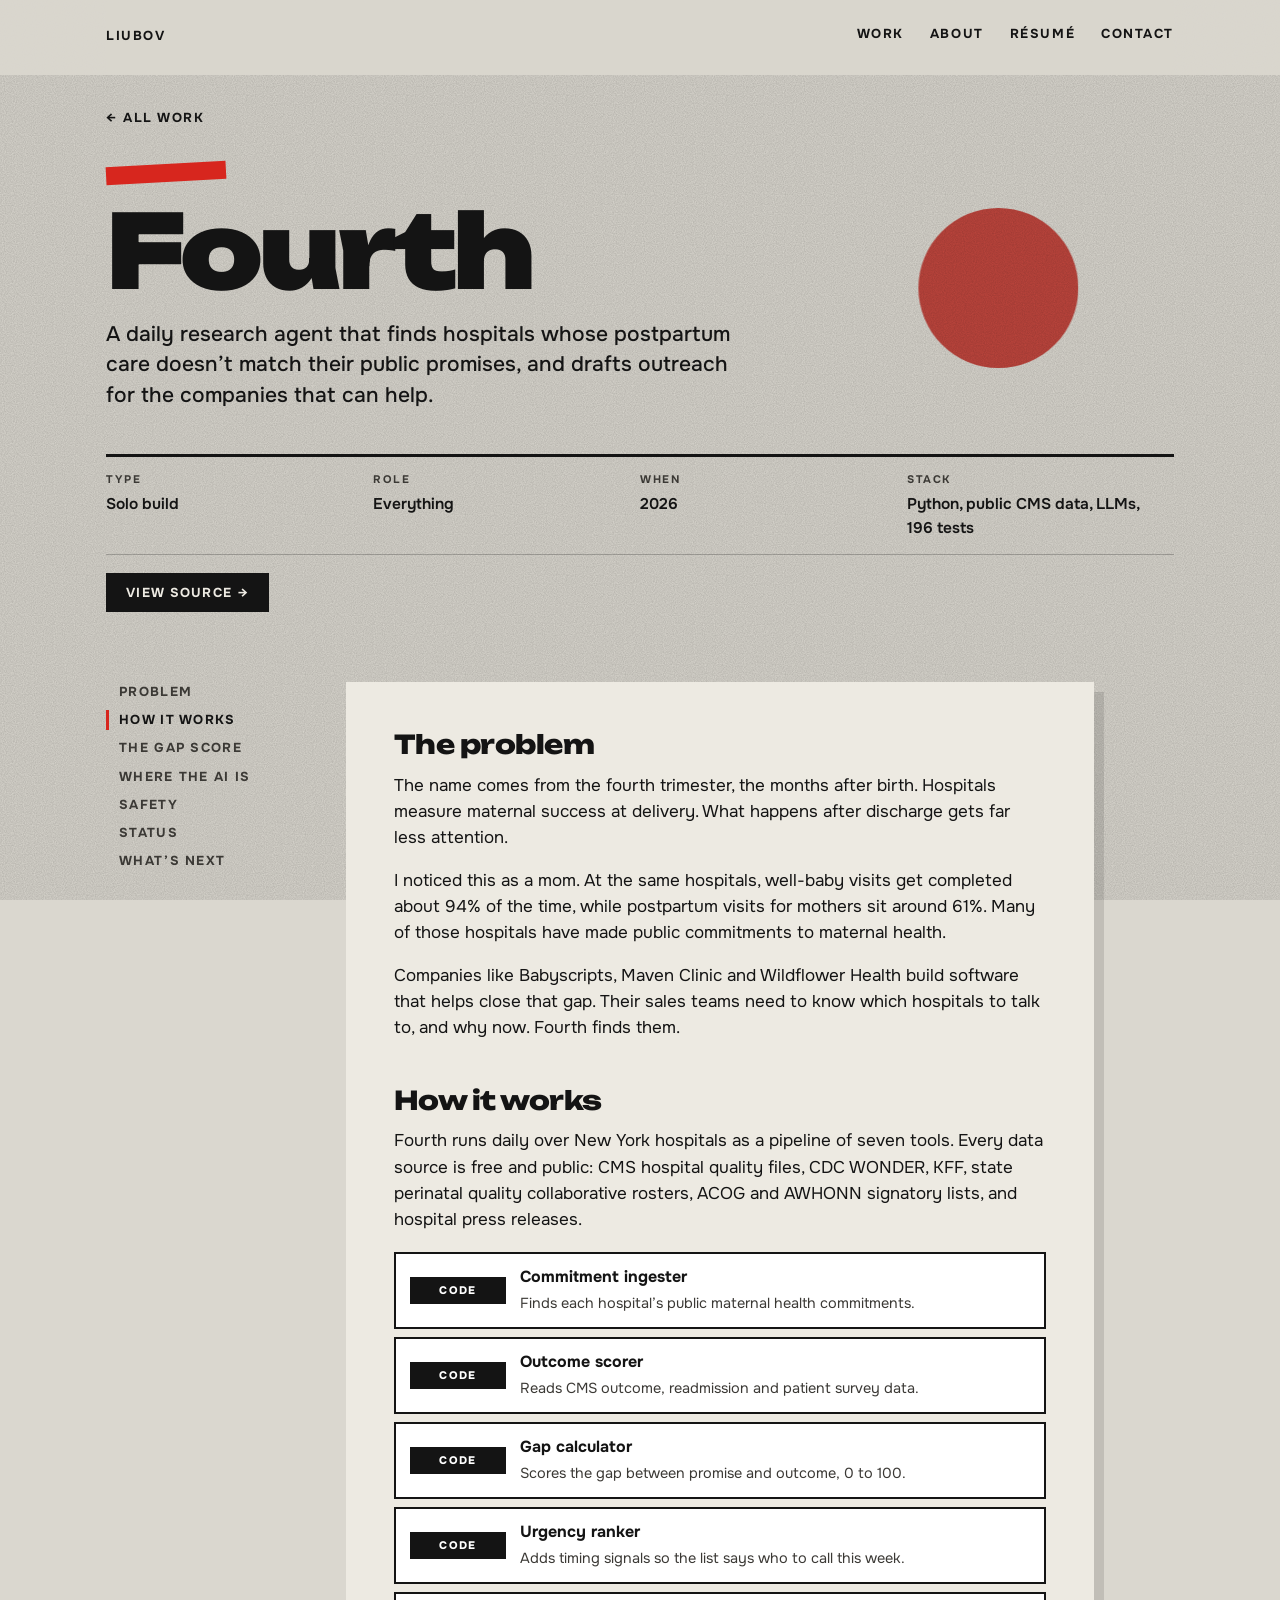
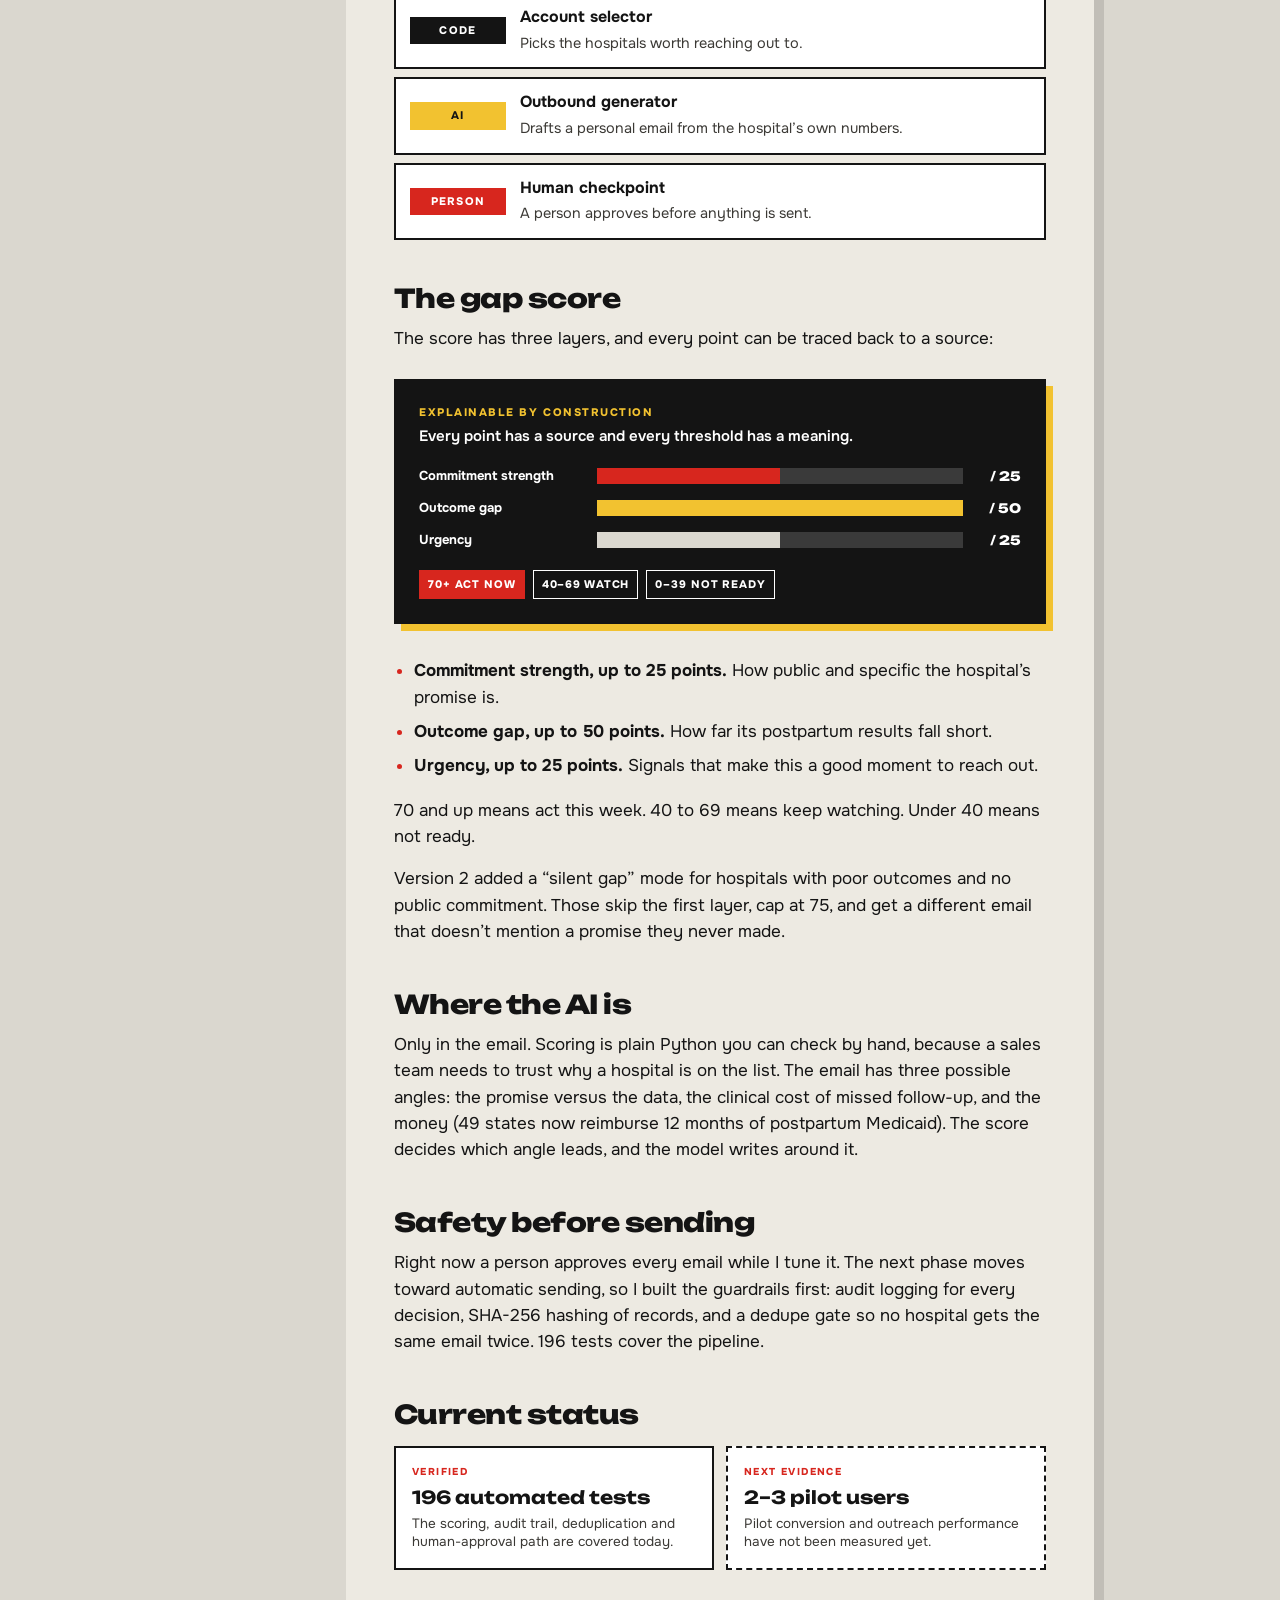
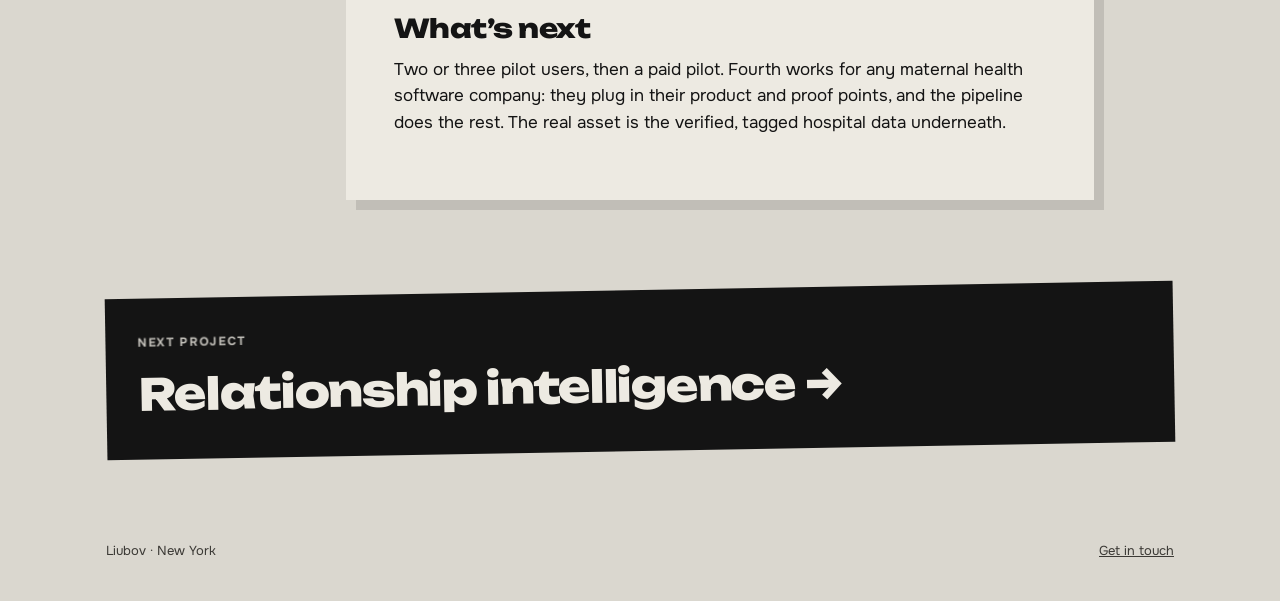
<file: work/fourth.html>
<!doctype html>
<html lang="en">
<head>
<meta charset="utf-8">
<meta name="viewport" content="width=device-width, initial-scale=1, viewport-fit=cover">
<title>Fourth | Luba Kaper</title>
<meta name="description" content="Case study: Fourth, a research and outreach agent for maternal health software companies.">
<meta name="author" content="Luba Kaper">
<meta name="theme-color" content="#DAD7CF">
<link rel="canonical" href="https://liubov.dev/work/fourth.html">
<meta property="og:type" content="article">
<meta property="og:site_name" content="Liubov">
<meta property="og:title" content="Fourth | Luba Kaper">
<meta property="og:description" content="An explainable research agent that finds the gap between hospitals’ maternal-health promises and postpartum outcomes.">
<meta property="og:url" content="https://liubov.dev/work/fourth.html">
<meta property="og:image" content="https://liubov.dev/assets/social-card.png">
<meta property="og:image:width" content="1200">
<meta property="og:image:height" content="630">
<meta property="og:image:alt" content="Luba Kaper — product-minded software engineer in New York">
<meta name="twitter:card" content="summary_large_image">
<meta name="twitter:title" content="Fourth | Luba Kaper">
<meta name="twitter:description" content="Rule-based scoring, public health data, AI-written outreach, and a human checkpoint.">
<meta name="twitter:image" content="https://liubov.dev/assets/social-card.png">
<link rel="icon" href="../favicon.svg" type="image/svg+xml">
<link rel="preconnect" href="https://fonts.googleapis.com">
<link rel="preconnect" href="https://fonts.gstatic.com" crossorigin>
<link rel="stylesheet" href="https://fonts.googleapis.com/css2?family=Unbounded:wght@500;800;900&family=Onest:wght@400;500;600;700&display=swap">
<link rel="stylesheet" href="../style.css">
</head>
<body class="page-case">
<div class="dot" aria-hidden="true"></div>
<div class="wrap">
  <header class="top">
    <a class="home" href="../">Liubov</a>
    <nav aria-label="Main"><a href="../#work">Work</a><a href="../#about">About</a><a href="../resume.html">Résumé</a><a href="../#contact">Contact</a></nav>
  </header>

  <div class="case-head">
    <a class="back" href="../#work">← All work</a>
    <h1 class="case-title"><span class="bar" aria-hidden="true"></span>Fourth</h1>
    <p class="case-sub">A daily research agent that finds hospitals whose postpartum care doesn’t match their public promises, and drafts outreach for the companies that can help.</p>
    <dl class="facts">
      <div><dt>Type</dt><dd>Solo build</dd></div>
      <div><dt>Role</dt><dd>Everything</dd></div>
      <div><dt>When</dt><dd>2026</dd></div>
      <div><dt>Stack</dt><dd>Python, public CMS data, LLMs, 196 tests</dd></div>
    </dl>
    <p class="case-actions"><a class="btn" href="https://github.com/LubaKaper/FOURTH" target="_blank" rel="noopener">View source →</a></p>
  </div>

  <div class="case-body">
    <nav class="toc" aria-label="On this page">
      <a href="#problem">Problem</a><a href="#how">How it works</a><a href="#score">The gap score</a><a href="#ai">Where the AI is</a><a href="#safety">Safety</a><a href="#status">Status</a><a href="#next">What’s next</a>
    </nav>
    <article class="prose">
      <h2 id="problem">The problem</h2>
      <p>The name comes from the fourth trimester, the months after birth. Hospitals measure maternal success at delivery. What happens after discharge gets far less attention.</p>
      <p>I noticed this as a mom. At the same hospitals, well-baby visits get completed about 94% of the time, while postpartum visits for mothers sit around 61%. Many of those hospitals have made public commitments to maternal health.</p>
      <p>Companies like Babyscripts, Maven Clinic and Wildflower Health build software that helps close that gap. Their sales teams need to know which hospitals to talk to, and why now. Fourth finds them.</p>

      <h2 id="how">How it works</h2>
      <p>Fourth runs daily over New York hospitals as a pipeline of seven tools. Every data source is free and public: CMS hospital quality files, CDC WONDER, KFF, state perinatal quality collaborative rosters, ACOG and AWHONN signatory lists, and hospital press releases.</p>
      <div class="flow">
        <div class="step c"><span class="kind">Code</span><span><b>Commitment ingester</b><span class="d">Finds each hospital’s public maternal health commitments.</span></span></div>
        <div class="step c"><span class="kind">Code</span><span><b>Outcome scorer</b><span class="d">Reads CMS outcome, readmission and patient survey data.</span></span></div>
        <div class="step c"><span class="kind">Code</span><span><b>Gap calculator</b><span class="d">Scores the gap between promise and outcome, 0 to 100.</span></span></div>
        <div class="step c"><span class="kind">Code</span><span><b>Urgency ranker</b><span class="d">Adds timing signals so the list says who to call this week.</span></span></div>
        <div class="step c"><span class="kind">Code</span><span><b>Account selector</b><span class="d">Picks the hospitals worth reaching out to.</span></span></div>
        <div class="step a"><span class="kind">AI</span><span><b>Outbound generator</b><span class="d">Drafts a personal email from the hospital’s own numbers.</span></span></div>
        <div class="step h"><span class="kind">Person</span><span><b>Human checkpoint</b><span class="d">A person approves before anything is sent.</span></span></div>
      </div>

      <h2 id="score">The gap score</h2>
      <p>The score has three layers, and every point can be traced back to a source:</p>
      <figure class="case-visual scorecard">
        <figcaption><span>Explainable by construction</span>Every point has a source and every threshold has a meaning.</figcaption>
        <div class="score-row"><b>Commitment strength</b><span class="score-track"><span class="score-fill" style="width:50%"></span></span><span class="score-points">/ 25</span></div>
        <div class="score-row"><b>Outcome gap</b><span class="score-track"><span class="score-fill" style="width:100%"></span></span><span class="score-points">/ 50</span></div>
        <div class="score-row"><b>Urgency</b><span class="score-track"><span class="score-fill" style="width:50%"></span></span><span class="score-points">/ 25</span></div>
        <div class="score-key"><span class="act">70+ Act now</span><span>40–69 Watch</span><span>0–39 Not ready</span></div>
      </figure>
      <ul>
        <li><strong>Commitment strength, up to 25 points.</strong> How public and specific the hospital’s promise is.</li>
        <li><strong>Outcome gap, up to 50 points.</strong> How far its postpartum results fall short.</li>
        <li><strong>Urgency, up to 25 points.</strong> Signals that make this a good moment to reach out.</li>
      </ul>
      <p>70 and up means act this week. 40 to 69 means keep watching. Under 40 means not ready.</p>
      <p>Version 2 added a “silent gap” mode for hospitals with poor outcomes and no public commitment. Those skip the first layer, cap at 75, and get a different email that doesn’t mention a promise they never made.</p>

      <h2 id="ai">Where the AI is</h2>
      <p>Only in the email. Scoring is plain Python you can check by hand, because a sales team needs to trust why a hospital is on the list. The email has three possible angles: the promise versus the data, the clinical cost of missed follow-up, and the money (49 states now reimburse 12 months of postpartum Medicaid). The score decides which angle leads, and the model writes around it.</p>

      <h2 id="safety">Safety before sending</h2>
      <p>Right now a person approves every email while I tune it. The next phase moves toward automatic sending, so I built the guardrails first: audit logging for every decision, SHA-256 hashing of records, and a dedupe gate so no hospital gets the same email twice. 196 tests cover the pipeline.</p>

      <h2 id="status">Current status</h2>
      <div class="outcome-grid">
        <div class="outcome-card"><span class="claim">Verified</span><strong>196 automated tests</strong><p>The scoring, audit trail, deduplication and human-approval path are covered today.</p></div>
        <div class="outcome-card projected"><span class="claim">Next evidence</span><strong>2–3 pilot users</strong><p>Pilot conversion and outreach performance have not been measured yet.</p></div>
      </div>

      <h2 id="next">What’s next</h2>
      <p>Two or three pilot users, then a paid pilot. Fourth works for any maternal health software company: they plug in their product and proof points, and the pipeline does the rest. The real asset is the verified, tagged hospital data underneath.</p>
    </article>
  </div>

  <div class="next"><a href="alleycorp.html"><small>Next project</small><strong>Relationship intelligence →</strong></a></div>
  <footer><span>Liubov · New York</span><a href="../#contact">Get in touch</a></footer>
</div>
<script src="../main.js"></script>
</body>
</html>
</file>
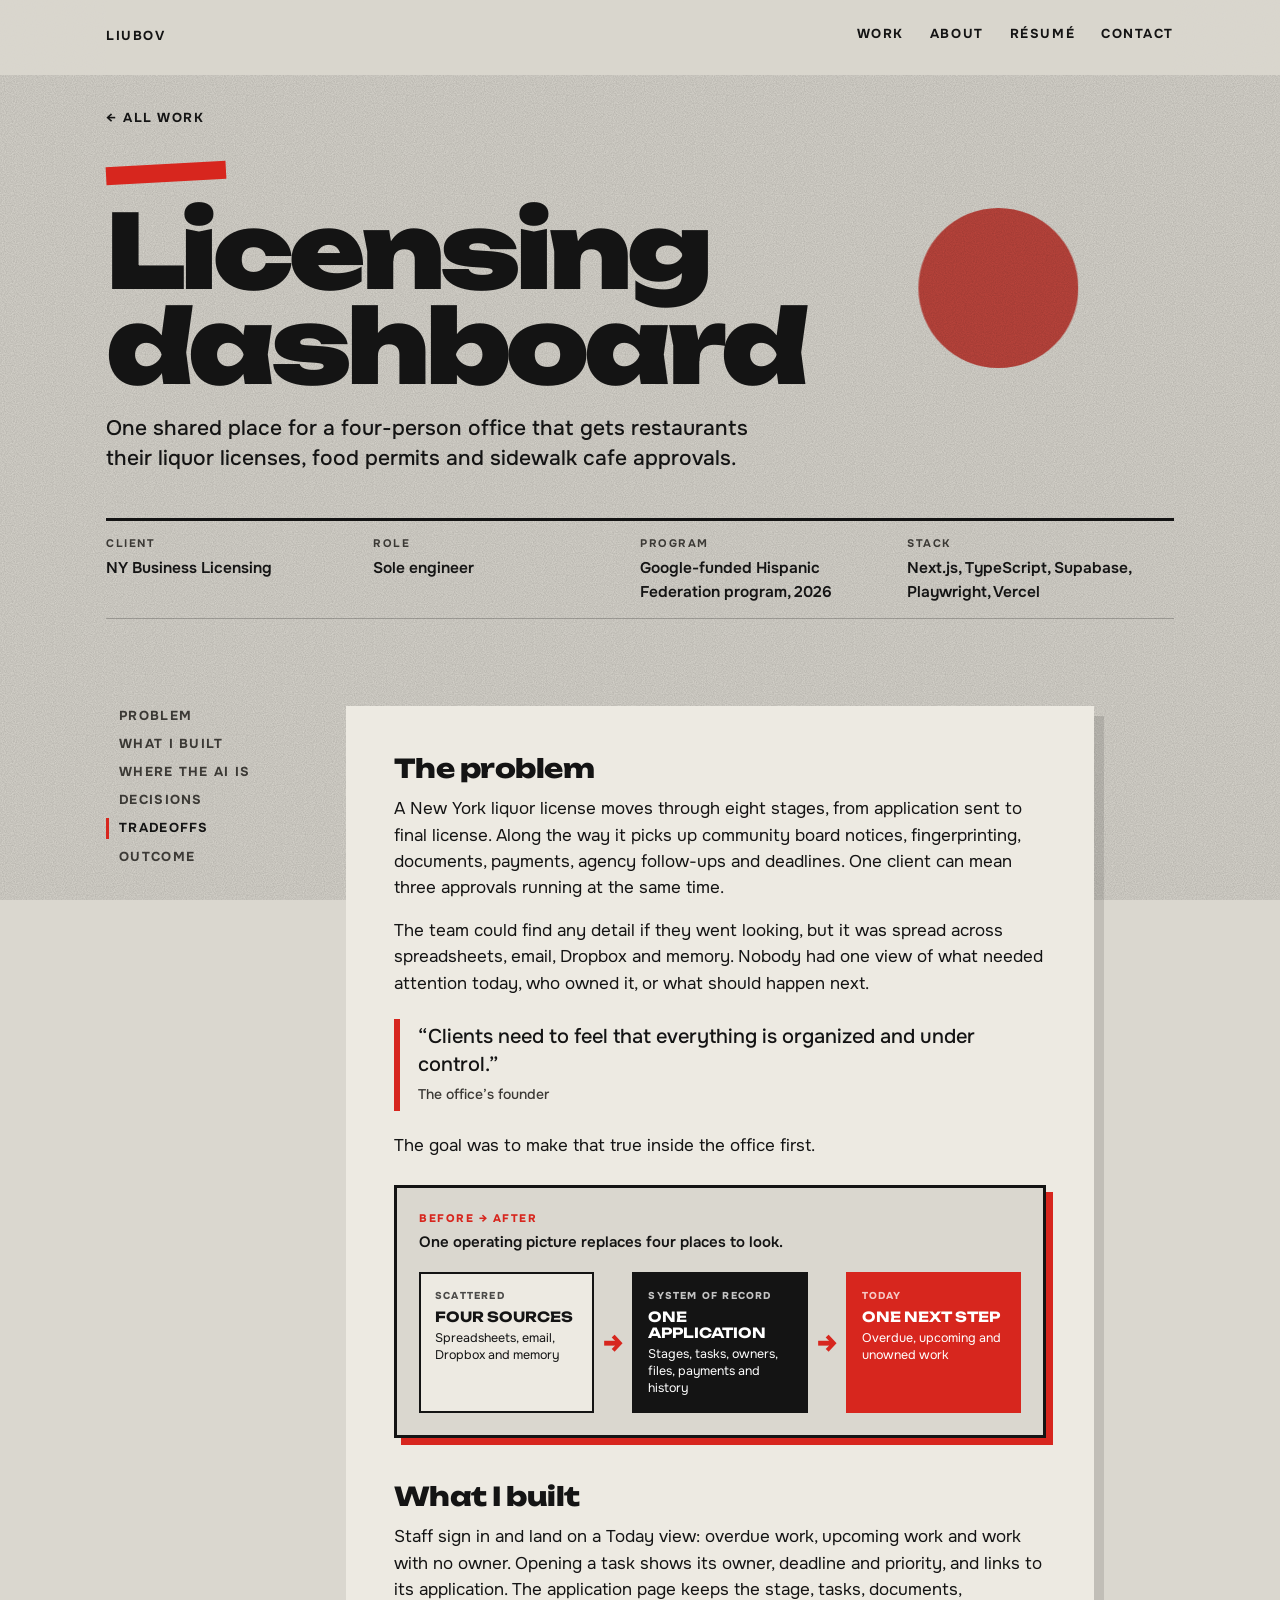
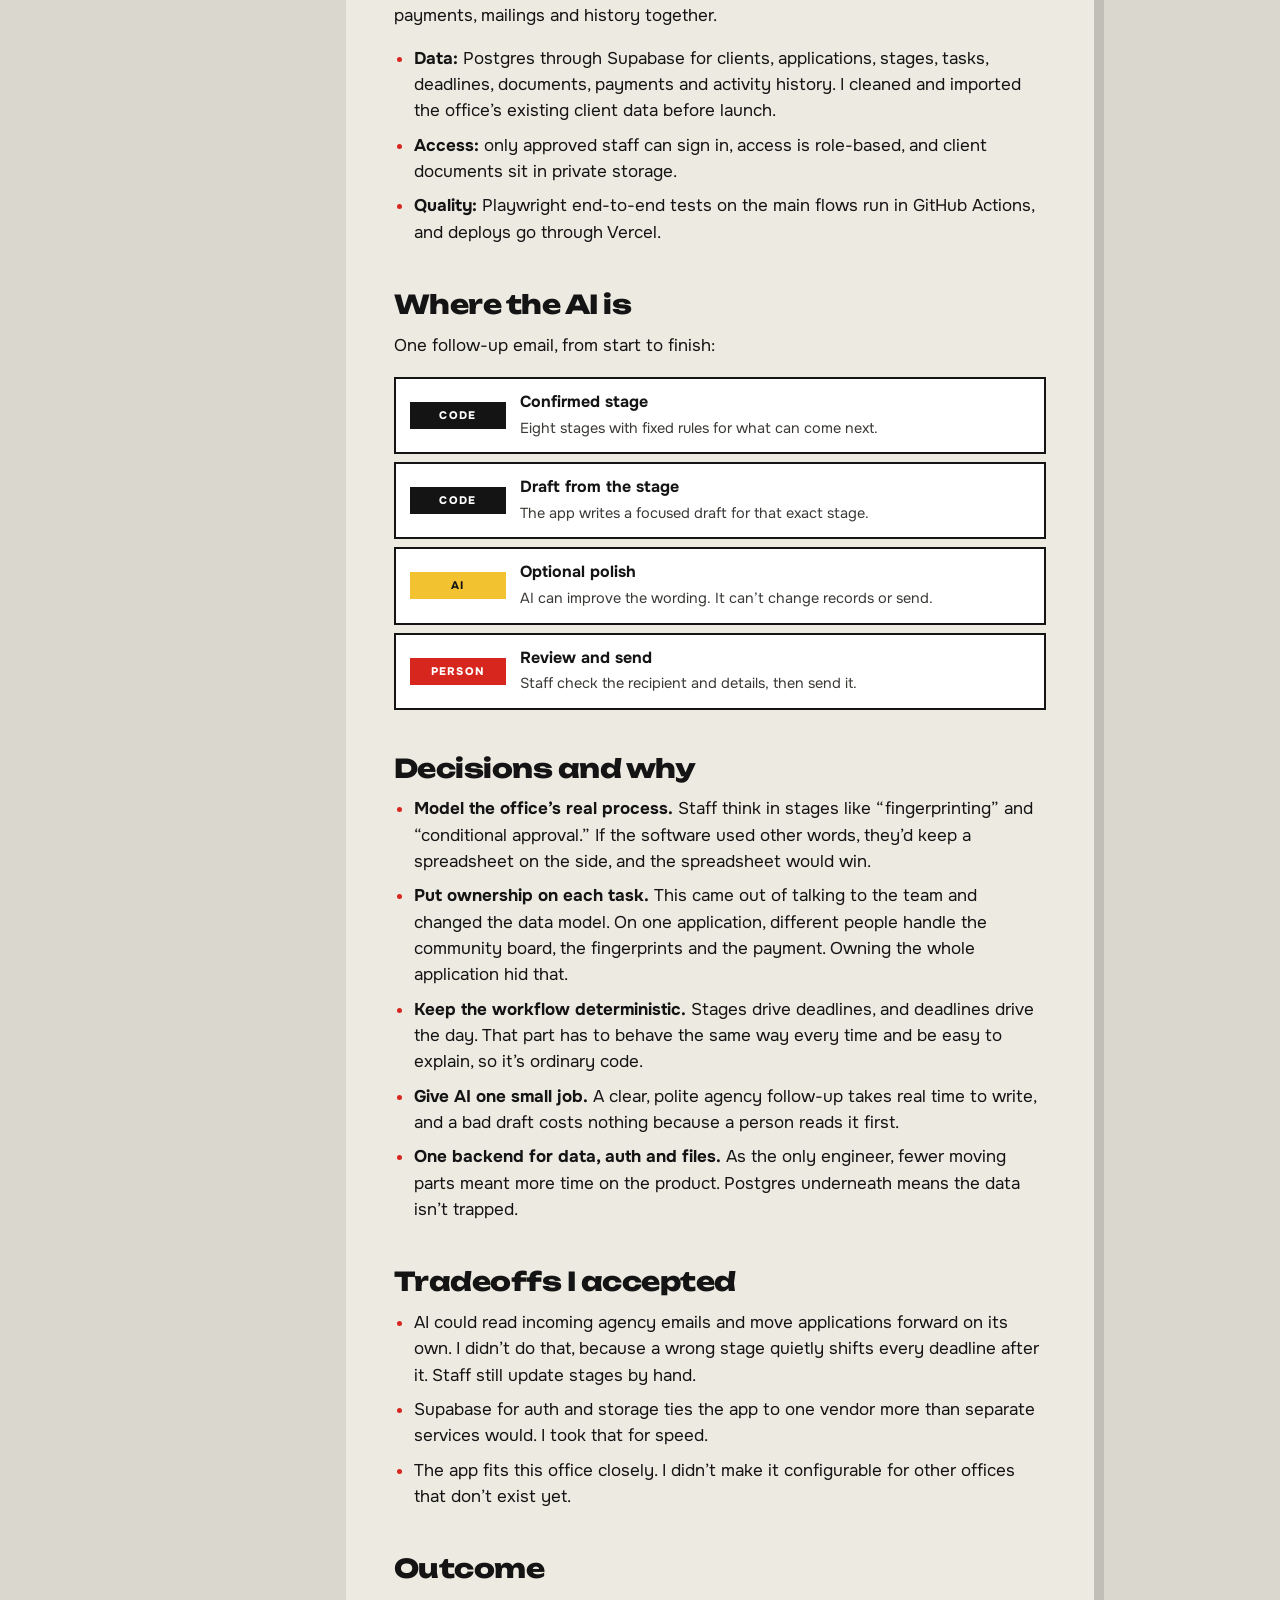
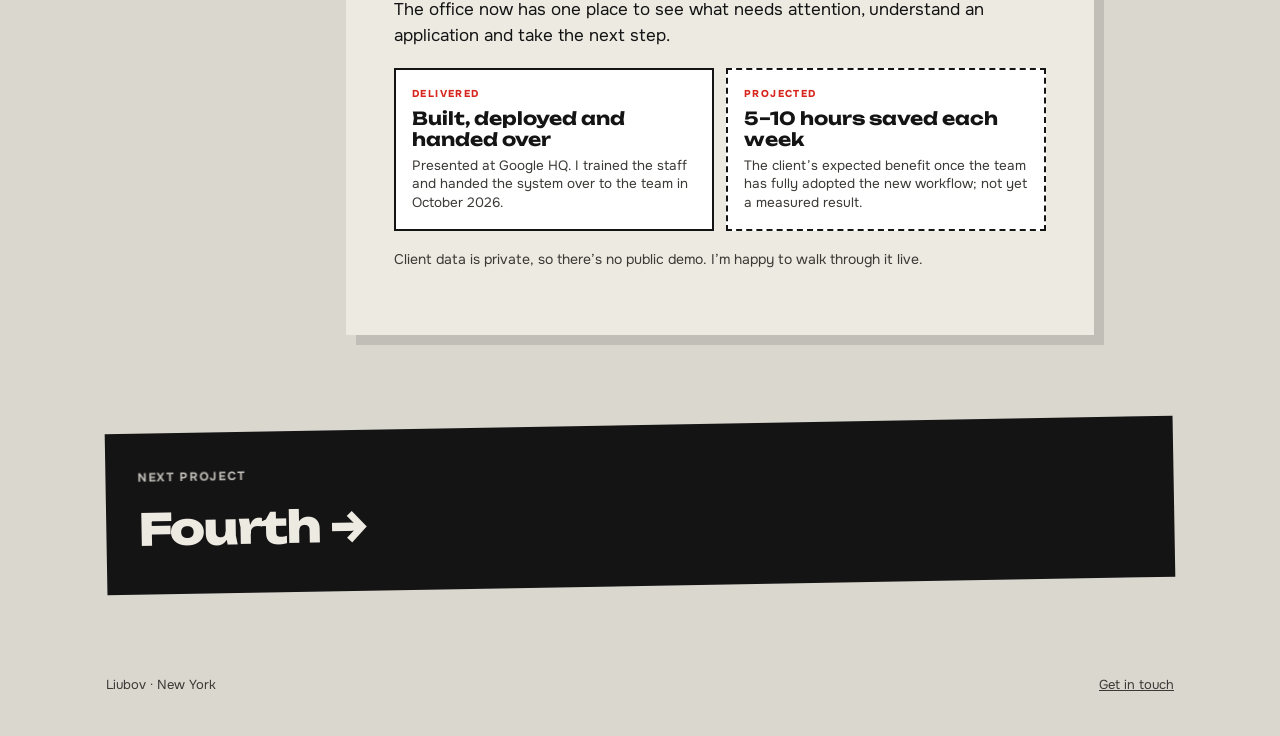
<file: work/licensing.html>
<!doctype html>
<html lang="en">
<head>
<meta charset="utf-8">
<meta name="viewport" content="width=device-width, initial-scale=1, viewport-fit=cover">
<title>Licensing dashboard | Luba Kaper</title>
<meta name="description" content="Case study: an operations dashboard for a four-person New York liquor licensing office.">
<meta name="author" content="Luba Kaper">
<meta name="theme-color" content="#DAD7CF">
<link rel="canonical" href="https://liubov.dev/work/licensing.html">
<meta property="og:type" content="article">
<meta property="og:site_name" content="Liubov">
<meta property="og:title" content="Licensing operations dashboard | Luba Kaper">
<meta property="og:description" content="From spreadsheets, email, and memory to one shared operating system for a New York licensing office.">
<meta property="og:url" content="https://liubov.dev/work/licensing.html">
<meta property="og:image" content="https://liubov.dev/assets/social-card.png">
<meta property="og:image:width" content="1200">
<meta property="og:image:height" content="630">
<meta property="og:image:alt" content="Luba Kaper — product-minded software engineer in New York">
<meta name="twitter:card" content="summary_large_image">
<meta name="twitter:title" content="Licensing operations dashboard | Luba Kaper">
<meta name="twitter:description" content="A case study in modeling a real, regulated workflow—and giving AI one narrow job.">
<meta name="twitter:image" content="https://liubov.dev/assets/social-card.png">
<link rel="icon" href="../favicon.svg" type="image/svg+xml">
<link rel="preconnect" href="https://fonts.googleapis.com">
<link rel="preconnect" href="https://fonts.gstatic.com" crossorigin>
<link rel="stylesheet" href="https://fonts.googleapis.com/css2?family=Unbounded:wght@500;800;900&family=Onest:wght@400;500;600;700&display=swap">
<link rel="stylesheet" href="../style.css">
</head>
<body class="page-case">
<div class="dot" aria-hidden="true"></div>
<div class="wrap">
  <header class="top">
    <a class="home" href="../">Liubov</a>
    <nav aria-label="Main"><a href="../#work">Work</a><a href="../#about">About</a><a href="../resume.html">Résumé</a><a href="../#contact">Contact</a></nav>
  </header>

  <div class="case-head">
    <a class="back" href="../#work">← All work</a>
    <h1 class="case-title"><span class="bar" aria-hidden="true"></span>Licensing dashboard</h1>
    <p class="case-sub">One shared place for a four-person office that gets restaurants their liquor licenses, food permits and sidewalk cafe approvals.</p>
    <dl class="facts">
      <div><dt>Client</dt><dd>NY Business Licensing</dd></div>
      <div><dt>Role</dt><dd>Sole engineer</dd></div>
      <div><dt>Program</dt><dd>Google-funded Hispanic Federation program, 2026</dd></div>
      <div><dt>Stack</dt><dd>Next.js, TypeScript, Supabase, Playwright, Vercel</dd></div>
    </dl>
  </div>

  <div class="case-body">
    <nav class="toc" aria-label="On this page">
      <a href="#problem">Problem</a><a href="#built">What I built</a><a href="#ai">Where the AI is</a><a href="#decisions">Decisions</a><a href="#tradeoffs">Tradeoffs</a><a href="#outcome">Outcome</a>
    </nav>
    <article class="prose">
      <h2 id="problem">The problem</h2>
      <p>A New York liquor license moves through eight stages, from application sent to final license. Along the way it picks up community board notices, fingerprinting, documents, payments, agency follow-ups and deadlines. One client can mean three approvals running at the same time.</p>
      <p>The team could find any detail if they went looking, but it was spread across spreadsheets, email, Dropbox and memory. Nobody had one view of what needed attention today, who owned it, or what should happen next.</p>
      <blockquote>“Clients need to feel that everything is organized and under control.”<br><span class="note">The office’s founder</span></blockquote>
      <p>The goal was to make that true inside the office first.</p>

      <figure class="case-visual">
        <figcaption><span>Before → after</span>One operating picture replaces four places to look.</figcaption>
        <div class="visual-pipeline">
          <div class="visual-node"><small>Scattered</small><b>Four sources</b><span>Spreadsheets, email, Dropbox and memory</span></div>
          <span class="visual-arrow" aria-hidden="true">→</span>
          <div class="visual-node dark"><small>System of record</small><b>One application</b><span>Stages, tasks, owners, files, payments and history</span></div>
          <span class="visual-arrow" aria-hidden="true">→</span>
          <div class="visual-node red"><small>Today</small><b>One next step</b><span>Overdue, upcoming and unowned work</span></div>
        </div>
      </figure>

      <h2 id="built">What I built</h2>
      <p>Staff sign in and land on a Today view: overdue work, upcoming work and work with no owner. Opening a task shows its owner, deadline and priority, and links to its application. The application page keeps the stage, tasks, documents, payments, mailings and history together.</p>
      <ul>
        <li><strong>Data:</strong> Postgres through Supabase for clients, applications, stages, tasks, deadlines, documents, payments and activity history. I cleaned and imported the office’s existing client data before launch.</li>
        <li><strong>Access:</strong> only approved staff can sign in, access is role-based, and client documents sit in private storage.</li>
        <li><strong>Quality:</strong> Playwright end-to-end tests on the main flows run in GitHub Actions, and deploys go through Vercel.</li>
      </ul>

      <h2 id="ai">Where the AI is</h2>
      <p>One follow-up email, from start to finish:</p>
      <div class="flow">
        <div class="step c"><span class="kind">Code</span><span><b>Confirmed stage</b><span class="d">Eight stages with fixed rules for what can come next.</span></span></div>
        <div class="step c"><span class="kind">Code</span><span><b>Draft from the stage</b><span class="d">The app writes a focused draft for that exact stage.</span></span></div>
        <div class="step a"><span class="kind">AI</span><span><b>Optional polish</b><span class="d">AI can improve the wording. It can’t change records or send.</span></span></div>
        <div class="step h"><span class="kind">Person</span><span><b>Review and send</b><span class="d">Staff check the recipient and details, then send it.</span></span></div>
      </div>

      <h2 id="decisions">Decisions and why</h2>
      <ul>
        <li><strong>Model the office’s real process.</strong> Staff think in stages like “fingerprinting” and “conditional approval.” If the software used other words, they’d keep a spreadsheet on the side, and the spreadsheet would win.</li>
        <li><strong>Put ownership on each task.</strong> This came out of talking to the team and changed the data model. On one application, different people handle the community board, the fingerprints and the payment. Owning the whole application hid that.</li>
        <li><strong>Keep the workflow deterministic.</strong> Stages drive deadlines, and deadlines drive the day. That part has to behave the same way every time and be easy to explain, so it’s ordinary code.</li>
        <li><strong>Give AI one small job.</strong> A clear, polite agency follow-up takes real time to write, and a bad draft costs nothing because a person reads it first.</li>
        <li><strong>One backend for data, auth and files.</strong> As the only engineer, fewer moving parts meant more time on the product. Postgres underneath means the data isn’t trapped.</li>
      </ul>

      <h2 id="tradeoffs">Tradeoffs I accepted</h2>
      <ul>
        <li>AI could read incoming agency emails and move applications forward on its own. I didn’t do that, because a wrong stage quietly shifts every deadline after it. Staff still update stages by hand.</li>
        <li>Supabase for auth and storage ties the app to one vendor more than separate services would. I took that for speed.</li>
        <li>The app fits this office closely. I didn’t make it configurable for other offices that don’t exist yet.</li>
      </ul>

      <h2 id="outcome">Outcome</h2>
      <p>The office now has one place to see what needs attention, understand an application and take the next step.</p>
      <div class="outcome-grid">
        <div class="outcome-card"><span class="claim">Delivered</span><strong>Built, deployed and handed over</strong><p>Presented at Google HQ. I trained the staff and handed the system over to the team in October 2026.</p></div>
        <div class="outcome-card projected"><span class="claim">Projected</span><strong>5–10 hours saved each week</strong><p>The client’s expected benefit once the team has fully adopted the new workflow; not yet a measured result.</p></div>
      </div>
      <p class="note">Client data is private, so there’s no public demo. I’m happy to walk through it live.</p>
    </article>
  </div>

  <div class="next"><a href="fourth.html"><small>Next project</small><strong>Fourth →</strong></a></div>
  <footer><span>Liubov · New York</span><a href="../#contact">Get in touch</a></footer>
</div>
<script src="../main.js"></script>
</body>
</html>
</file>
<file: style.css>
:root {
  --paper: #DAD7CF;
  --paper-2: #EDEAE2;
  --ink: #141414;
  --ink-2: #3B3935;
  --red: #D7261E;
  --yellow: #F2C230;
  --display: "Unbounded", "Arial Black", Arial, sans-serif;
  --body: "Onest", "Helvetica Neue", Arial, sans-serif;
  color-scheme: light;
}
* { box-sizing: border-box; }
html { scroll-behavior: smooth; overflow-x: clip; }
body {
  margin: 0; background: var(--paper); color: var(--ink);
  font: 17px/1.55 var(--body); -webkit-font-smoothing: antialiased;
}
body::before {
  content: ""; position: fixed; inset: 0; pointer-events: none; z-index: 0; opacity: .35; mix-blend-mode: multiply;
  background-image: url("data:image/svg+xml,%3Csvg xmlns='http://www.w3.org/2000/svg' width='160' height='160'%3E%3Cfilter id='n'%3E%3CfeTurbulence type='fractalNoise' baseFrequency='.9' numOctaves='2'/%3E%3CfeColorMatrix values='0 0 0 0 0 0 0 0 0 0 0 0 0 0 0 0 0 0 .5 0'/%3E%3C/filter%3E%3Crect width='160' height='160' filter='url(%23n)'/%3E%3C/svg%3E");
}
a { color: inherit; }
img { max-width: 100%; display: block; }
::selection { background: var(--red); color: #fff; }
:focus-visible { outline: 3px solid var(--red); outline-offset: 3px; }

.wrap { position: relative; z-index: 2; max-width: 1180px; margin: 0 auto; padding-inline: clamp(16px, 5vw, 56px); }

/* cursor dot */
.dot { position: fixed; left: 0; top: 0; width: 300px; height: 300px; margin: -150px 0 0 -150px; border-radius: 50%;
  background: var(--red); mix-blend-mode: multiply; pointer-events: none; z-index: 1; will-change: transform; }
.page-case .dot { width: 160px; height: 160px; margin: -80px 0 0 -80px; opacity: .8; }

/* header */
.top { position: relative; z-index: 5; display: flex; justify-content: space-between; align-items: center; gap: 16px;
  padding-block: 24px; font-weight: 700; font-size: 13px; text-transform: uppercase; letter-spacing: .12em; }
.top .home { text-decoration: none; }
.top nav { display: flex; gap: clamp(12px, 3vw, 26px); flex-wrap: wrap; }
.top nav a { text-decoration: none; border-bottom: 2px solid transparent; padding-bottom: 2px; }
.top nav a:hover { border-color: var(--red); }

/* hero */
.stage { position: relative; min-height: 470px; }
.wedge { position: absolute; right: -10%; top: 0; width: 64%; height: 180px; background: var(--red);
  transform-origin: 0 50%; transform: rotate(var(--rot, -14deg)); transition: transform .9s cubic-bezier(.2,.8,.2,1); }
.hero-name { position: relative; z-index: 1; font-family: var(--display); font-weight: 900;
  font-size: clamp(64px, 15vw, 200px); line-height: .86; letter-spacing: -.045em; margin: 0;
  transform: rotate(-6deg); transform-origin: left bottom; padding-top: 110px; }
.ru { position: absolute; z-index: 1; right: 2%; top: 64px; font-family: var(--display); font-weight: 800;
  font-size: clamp(22px, 3vw, 34px); color: #fff; transform: rotate(-14deg); transform-origin: right top; text-align: right; line-height: 1; }
.ru small { display: block; font-family: var(--body); font-weight: 500; font-size: 12px; letter-spacing: .14em; text-transform: uppercase; margin-top: 6px; }
.say { position: relative; z-index: 2; max-width: 50ch; margin: 34px 0 0 auto; font-size: 19px; font-weight: 500; line-height: 1.5;
  background: var(--ink); color: var(--paper); padding: 24px 28px; transform: rotate(1.5deg); }
.say p { margin: 0; } .say p + p { margin-top: 12px; }
.say b { color: #fff; }

/* sections */
.sec { position: relative; z-index: 2; padding-top: 120px; }
.sec-title { font-family: var(--display); font-weight: 800; font-size: clamp(34px, 6vw, 68px); letter-spacing: -.035em; line-height: 1; margin: 0 0 34px; }
.sec-title span { color: var(--red); }

/* project slabs */
.slabs { display: grid; grid-template-columns: repeat(2, minmax(0, 1fr)); gap: 30px 32px; }
.slab { position: relative; overflow: hidden; display: grid; gap: 12px; align-content: start; padding: 26px 26px 24px;
  text-decoration: none; transition: transform .5s cubic-bezier(.2,1.2,.4,1), box-shadow .5s; }
.slab:nth-child(odd) { transform: rotate(-2deg); }
.slab:nth-child(even) { transform: rotate(1.6deg) translateY(28px); }
.slab:hover, .slab:focus-visible { transform: rotate(0) scale(1.025); z-index: 3; box-shadow: 14px 14px 0 rgba(20,20,20,.25); }
.slab.k { background: var(--ink); color: var(--paper-2); }
.slab.r { background: var(--red); color: #fff; }
.slab.p { background: var(--paper-2); color: var(--ink); border: 3px solid var(--ink); }
.slab.wide { grid-column: 1 / -1; }
.slab::after { content: ""; position: absolute; left: -10%; bottom: 10px; width: 120%; height: 16px; background: var(--red);
  transform: translateX(-102%) rotate(-4deg); transition: transform .55s cubic-bezier(.2,.8,.2,1); mix-blend-mode: multiply; pointer-events: none; }
.slab.r::after { background: var(--ink); mix-blend-mode: normal; }
.slab:hover::after, .slab:focus-visible::after { transform: translateX(0) rotate(-4deg); }
.slab .meta { font-weight: 700; font-size: 12px; letter-spacing: .14em; text-transform: uppercase; opacity: .8; }
.slab h3 { margin: 0; font-family: var(--display); font-weight: 800; font-size: clamp(24px, 2.8vw, 34px); line-height: 1.02; letter-spacing: -.02em; text-transform: uppercase; }
.slab p { margin: 0; font-size: 16px; line-height: 1.5; position: relative; z-index: 1; max-width: 56ch; }
.slab .tags { display: flex; flex-wrap: wrap; gap: 6px; position: relative; z-index: 1; }
.slab .tags span { font-size: 12px; font-weight: 600; padding: 3px 9px; border: 1.5px solid currentColor; opacity: .85; }
.slab .go { font-weight: 700; font-size: 13px; letter-spacing: .1em; text-transform: uppercase; position: relative; z-index: 1; margin-top: 4px; }
.slab .go::after { content: " \2192"; display: inline-block; transition: transform .3s; }
.slab:hover .go::after { transform: translateX(6px); }
.project-links { display: flex; flex-wrap: wrap; gap: 8px 18px; margin-top: 4px; position: relative; z-index: 1; }
.project-links a { color: inherit; text-decoration-thickness: 1.5px; text-underline-offset: 4px; }

/* about */
.about { display: grid; grid-template-columns: minmax(0, 1fr) minmax(0, 1.1fr); gap: clamp(28px, 5vw, 64px); align-items: start; }
.about .lead { font-size: 20px; line-height: 1.5; margin: 0 0 16px; font-weight: 500; }
.about p { margin: 0 0 14px; max-width: 58ch; }
.path { list-style: none; margin: 0; padding: 0; border-top: 3px solid var(--ink); }
.path li { display: grid; grid-template-columns: 110px 1fr; gap: 16px; padding: 14px 0; border-bottom: 1.5px solid rgba(20,20,20,.25);
  transition: background .25s, padding .3s; }
.path li:hover { background: rgba(215,38,30,.1); padding-left: 10px; }
.path .yr { font-family: var(--display); font-weight: 800; font-size: 15px; font-variant-numeric: tabular-nums; }
.path .what { font-weight: 600; }
.path .what small { display: block; font-weight: 400; font-size: 14.5px; color: var(--ink-2); margin-top: 2px; }
.path li.now .yr { color: var(--red); }

/* contact */
.contact { background: var(--ink); color: var(--paper-2); padding: clamp(28px, 5vw, 56px); transform: rotate(-1deg); position: relative; overflow: hidden; }
.contact h2 { font-family: var(--display); font-weight: 900; font-size: clamp(36px, 7vw, 84px); letter-spacing: -.04em; line-height: .95; margin: 0 0 24px; }
.contact h2 span { color: var(--red); }
.contact .row { display: flex; flex-wrap: wrap; gap: 12px; align-items: center; }
.contact .email { font-size: clamp(17px, 2.2vw, 22px); font-weight: 600; user-select: all; word-break: break-all; }
.btn { display: inline-flex; align-items: center; gap: 8px; padding: 11px 18px; font: 700 13px/1 var(--body); letter-spacing: .1em;
  text-transform: uppercase; text-decoration: none; cursor: pointer; border: 2px solid currentColor; background: transparent; color: inherit;
  transition: background .2s, color .2s, transform .2s; }
.btn:hover { background: var(--red); border-color: var(--red); color: #fff; transform: translateY(-2px); }
.btn.solid { background: var(--red); border-color: var(--red); color: #fff; }
.btn.solid:hover { background: #fff; color: var(--ink); border-color: #fff; }
.links { display: flex; flex-wrap: wrap; gap: 12px; margin-top: 22px; }

footer { position: relative; z-index: 2; padding-block: 90px 40px; font-size: 13px; color: var(--ink-2); display: flex; justify-content: space-between; gap: 16px; flex-wrap: wrap; }

/* ============ case study pages ============ */
.case-head { position: relative; z-index: 2; padding-top: 30px; }
.back { font-weight: 700; font-size: 13px; letter-spacing: .12em; text-transform: uppercase; text-decoration: none; }
.back:hover { color: var(--red); }
.case-title { font-family: var(--display); font-weight: 900; font-size: clamp(40px, 8vw, 104px); letter-spacing: -.045em; line-height: .92; margin: 34px 0 20px;
  max-width: 14ch; text-wrap: balance; }
.case-title .bar { display: block; width: 120px; height: 18px; background: var(--red); margin-bottom: 22px; transform: rotate(-3deg); }
.case-sub { font-size: 21px; line-height: 1.45; max-width: 46ch; margin: 0; font-weight: 500; }
.facts { display: grid; grid-template-columns: repeat(4, minmax(0, 1fr)); gap: 0; margin-top: 44px; border-top: 3px solid var(--ink); }
.facts div { padding: 14px 16px 14px 0; border-bottom: 1.5px solid rgba(20,20,20,.25); }
.facts dt { font-size: 11px; font-weight: 700; letter-spacing: .14em; text-transform: uppercase; color: var(--ink-2); margin-bottom: 4px; }
.facts dd { margin: 0; font-weight: 600; font-size: 15.5px; }
.case-actions { display: flex; gap: 10px; margin: 18px 0 0; }
.case-actions .btn { background: var(--ink); color: var(--paper-2); border-color: var(--ink); }
.case-actions .btn:hover { background: var(--red); border-color: var(--red); }
.case-body { position: relative; z-index: 2; display: grid; grid-template-columns: 200px minmax(0, 1fr); gap: 40px; padding-top: 70px; }
.toc { position: sticky; top: 90px; align-self: start; display: grid; gap: 8px; font-size: 13px; font-weight: 700; text-transform: uppercase; letter-spacing: .1em; }
.toc a { text-decoration: none; color: var(--ink-2); border-left: 3px solid transparent; padding-left: 10px; transition: color .2s, border-color .2s; }
.toc a:hover, .toc a.on { color: var(--ink); border-color: var(--red); }
.prose { max-width: 68ch; background: var(--paper-2); padding: clamp(22px, 4vw, 48px); box-shadow: 10px 10px 0 rgba(20,20,20,.12); }
.prose h2 { font-family: var(--display); font-weight: 800; font-size: 26px; letter-spacing: -.02em; line-height: 1.1; margin: 44px 0 14px; scroll-margin-top: 20px; }
.prose h2:first-child { margin-top: 0; }
.prose p { margin: 0 0 16px; }
.prose ul { margin: 0 0 18px; padding-left: 20px; }
.prose li { margin-bottom: 8px; }
.prose li::marker { color: var(--red); }
.prose strong { font-weight: 700; }
.prose blockquote { margin: 22px 0; padding: 4px 0 4px 18px; border-left: 6px solid var(--red); font-size: 20px; font-weight: 500; line-height: 1.4; }
.prose .note { font-size: 14px; color: var(--ink-2); }

/* visual summaries inside case studies */
.case-visual { margin: 26px 0 34px; padding: 22px; border: 3px solid var(--ink); background: var(--paper); box-shadow: 7px 7px 0 var(--red); }
.case-visual figcaption { margin-bottom: 18px; font-weight: 600; font-size: 15px; }
.case-visual figcaption span { display: block; margin-bottom: 4px; font-size: 11px; font-weight: 800; letter-spacing: .14em; text-transform: uppercase; color: var(--red); }
.visual-pipeline { display: grid; grid-template-columns: 1fr auto 1fr auto 1fr; gap: 9px; align-items: stretch; }
.visual-node { display: grid; align-content: start; gap: 5px; min-width: 0; padding: 14px; background: var(--paper-2); border: 2px solid var(--ink); }
.visual-node.dark { background: var(--ink); color: #fff; }
.visual-node.red { background: var(--red); color: #fff; border-color: var(--red); }
.visual-node small { font-size: 10px; font-weight: 800; letter-spacing: .12em; text-transform: uppercase; opacity: .75; }
.visual-node b { font-family: var(--display); font-size: 14px; line-height: 1.15; text-transform: uppercase; }
.visual-node span { font-size: 12.5px; line-height: 1.35; }
.visual-arrow { align-self: center; font-family: var(--display); font-size: 23px; font-weight: 900; color: var(--red); }

.scorecard { background: var(--ink); color: #fff; box-shadow: 7px 7px 0 var(--yellow); }
.scorecard figcaption span { color: var(--yellow); }
.score-row { display: grid; grid-template-columns: minmax(115px, 1fr) 2.2fr 46px; gap: 12px; align-items: center; margin-top: 12px; }
.score-row b { font-size: 13px; }
.score-track { height: 16px; background: rgba(255,255,255,.16); }
.score-fill { display: block; height: 100%; background: var(--red); }
.score-row:nth-of-type(2) .score-fill { background: var(--yellow); }
.score-row:nth-of-type(3) .score-fill { background: var(--paper); }
.score-points { font-family: var(--display); font-size: 13px; font-weight: 800; text-align: right; }
.score-key { display: flex; flex-wrap: wrap; gap: 8px; margin-top: 20px; }
.score-key span { padding: 5px 8px; border: 1.5px solid currentColor; font-size: 11px; font-weight: 800; letter-spacing: .08em; text-transform: uppercase; }
.score-key .act { background: var(--red); border-color: var(--red); }

.outcome-grid { display: grid; grid-template-columns: repeat(2, minmax(0, 1fr)); gap: 12px; margin: 18px 0; }
.outcome-card { padding: 16px; border: 2px solid var(--ink); background: #fff; }
.outcome-card.projected { border-style: dashed; }
.outcome-card .claim { display: block; margin-bottom: 7px; font-size: 10px; font-weight: 800; letter-spacing: .14em; text-transform: uppercase; color: var(--red); }
.outcome-card strong { display: block; font-family: var(--display); font-size: 18px; line-height: 1.15; }
.outcome-card p { margin: 7px 0 0; font-size: 13.5px; line-height: 1.4; color: var(--ink-2); }

/* the flow: code / AI / person */
.flow { display: grid; gap: 8px; margin: 18px 0 26px; }
.step { display: grid; grid-template-columns: 96px 1fr; gap: 14px; align-items: center; padding: 11px 14px; background: #fff;
  border: 2px solid var(--ink); transition: transform .3s cubic-bezier(.2,1.2,.4,1); }
.step:hover { transform: translateX(8px); }
.step .kind { font-size: 11px; font-weight: 800; letter-spacing: .12em; text-transform: uppercase; padding: 5px 7px; text-align: center; }
.step.c .kind { background: var(--ink); color: #fff; }
.step.a .kind { background: var(--yellow); color: var(--ink); }
.step.h .kind { background: var(--red); color: #fff; }
.step b { display: block; font-size: 16px; }
.step span.d { font-size: 14.5px; color: var(--ink-2); }

.next { position: relative; z-index: 2; margin-top: 90px; }
.next a { display: block; text-decoration: none; background: var(--ink); color: var(--paper-2); padding: 30px 32px; transform: rotate(-1deg); transition: transform .4s, background .3s; }
.next a:hover { transform: rotate(0); background: var(--red); color: #fff; }
.next small { font-weight: 700; font-size: 12px; letter-spacing: .14em; text-transform: uppercase; opacity: .8; }
.next strong { display: block; font-family: var(--display); font-weight: 800; font-size: clamp(26px, 4vw, 44px); letter-spacing: -.03em; margin-top: 6px; }

/* entrance */
@media (prefers-reduced-motion: no-preference) {
  .hero-name, .say, .wedge, .ru { animation: drop .9s cubic-bezier(.2,.9,.25,1) both; }
  .wedge { animation-delay: .05s; } .ru { animation-delay: .25s; } .say { animation-delay: .35s; }
  @keyframes drop { from { opacity: 0; translate: 0 -30px; } to { opacity: 1; translate: 0 0; } }
  .dot.auto { animation: orbit 11s ease-in-out infinite alternate; }
  @keyframes orbit {
    0% { transform: translate3d(74vw, 22vh, 0); }
    38% { transform: translate3d(56vw, 48vh, 0); }
    72% { transform: translate3d(84vw, 62vh, 0); }
    100% { transform: translate3d(66vw, 34vh, 0); }
  }
}
@media (prefers-reduced-motion: reduce) {
  *, *::before, *::after { transition-duration: .01ms !important; animation: none !important; }
  html { scroll-behavior: auto; }
}

/* mobile */
@media (max-width: 820px) {
  .slabs, .about { grid-template-columns: 1fr; }
  .slab:nth-child(even) { transform: rotate(1.4deg); }
  .stage { min-height: 0; }
  .wedge { height: 110px; top: 30px; width: 80%; }
  .ru { top: 40px; }
  .hero-name { padding-top: 130px; font-size: 30vw; }
  .top { gap: 10px; padding-block: 12px; font-size: 11px; letter-spacing: .06em; }
  .top .home { max-width: 8em; line-height: 1.3; }
  .top nav { gap: 11px; flex-wrap: nowrap; }
  .case-body { grid-template-columns: 1fr; }
  .toc { display: none; }
  .facts { grid-template-columns: repeat(2, minmax(0, 1fr)); }
  .path li { grid-template-columns: 84px 1fr; }
  .dot { width: 180px; height: 180px; margin: -90px 0 0 -90px; opacity: .85; }
  .visual-pipeline { grid-template-columns: 1fr; }
  .visual-arrow { transform: rotate(90deg); justify-self: center; line-height: .8; }
  .score-row { grid-template-columns: 1fr 42px; gap: 7px 10px; }
  .score-track { grid-column: 1 / -1; grid-row: 2; }
  .score-points { grid-column: 2; grid-row: 1; }
  .outcome-grid { grid-template-columns: 1fr; }
}

/* sticky header on every page */
.top {
  position: sticky; top: env(safe-area-inset-top, 0px); z-index: 20;
  background: rgba(218, 215, 207, .94);
  -webkit-backdrop-filter: blur(8px); backdrop-filter: blur(8px);
  box-shadow: 0 0 0 100vmax rgba(218, 215, 207, .94);
  clip-path: inset(0 -100vmax);
  transition: border-color .2s;
  border-bottom: 2px solid transparent;
}
.top.scrolled { border-bottom-color: var(--ink); }
.sec, .prose h2, .cv-sec { scroll-margin-top: 80px; }
@media print { .top { position: static; box-shadow: none; clip-path: none; } }
</file>
